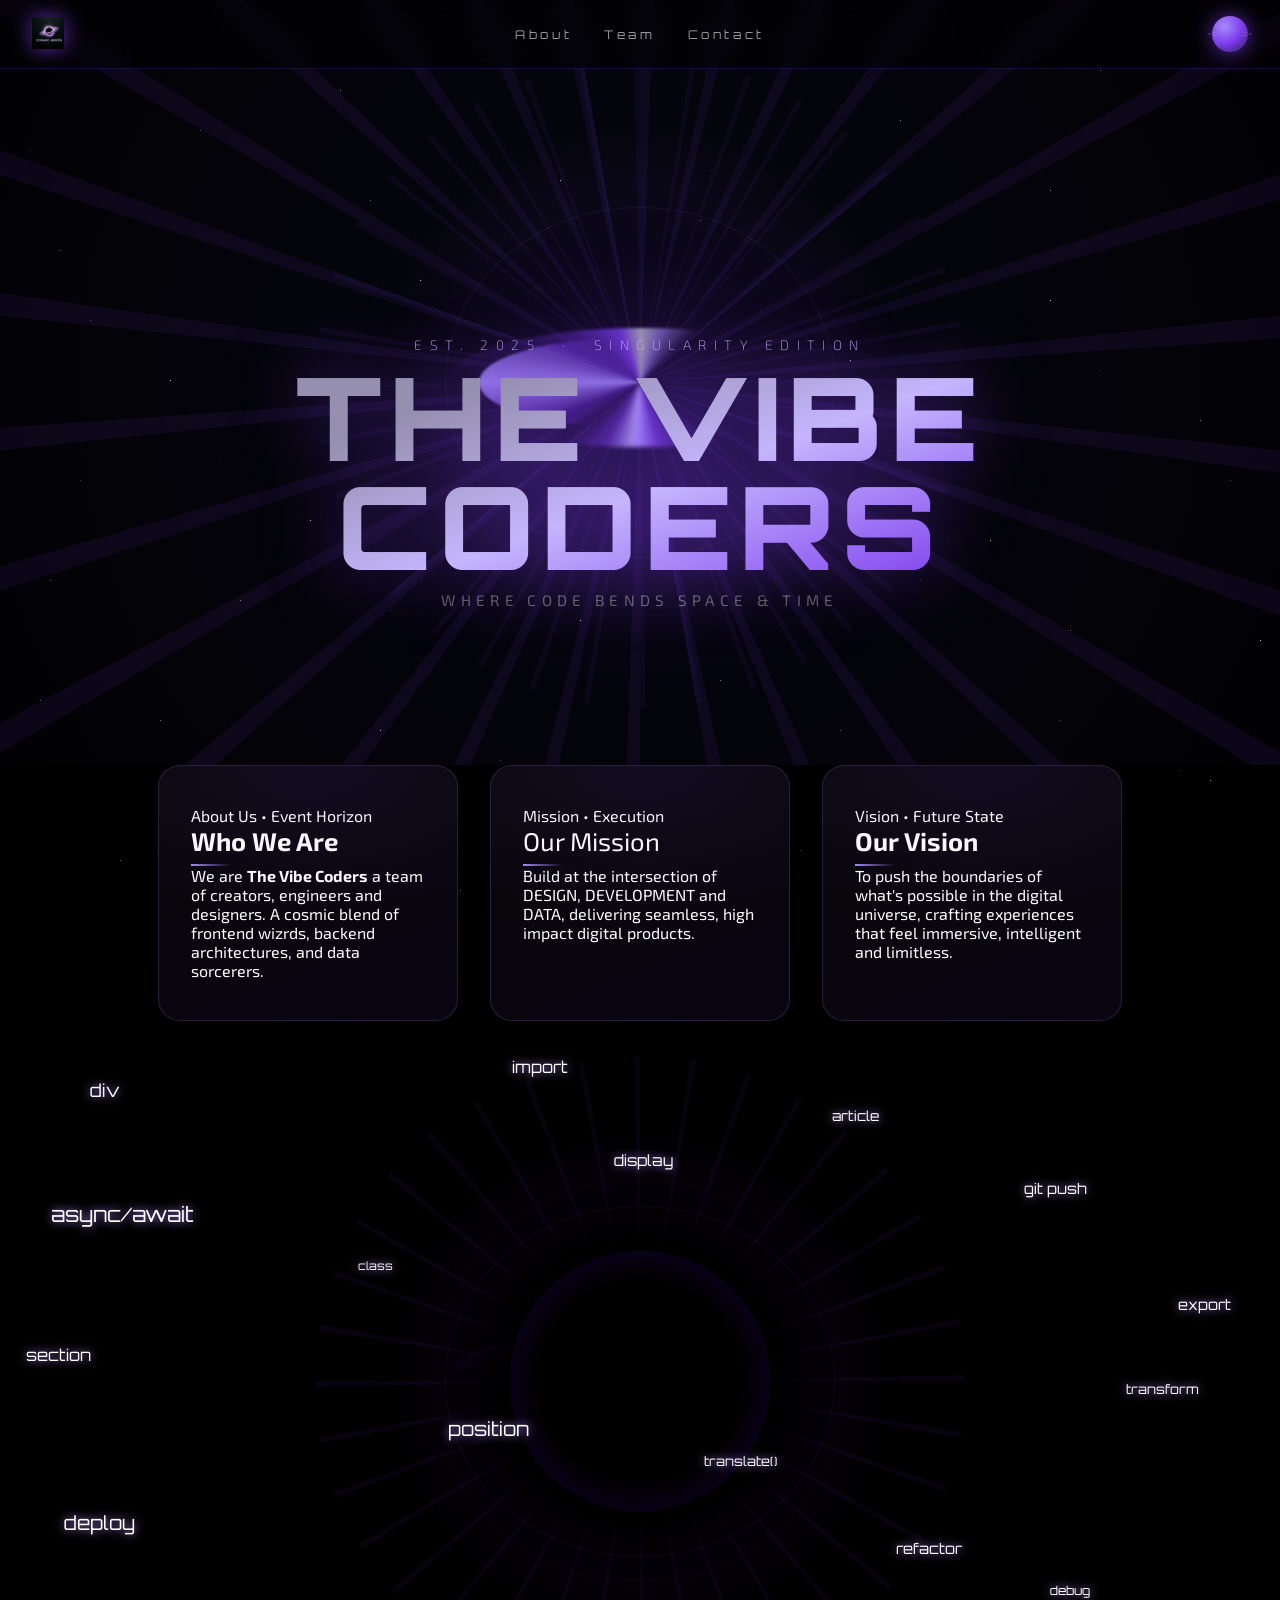
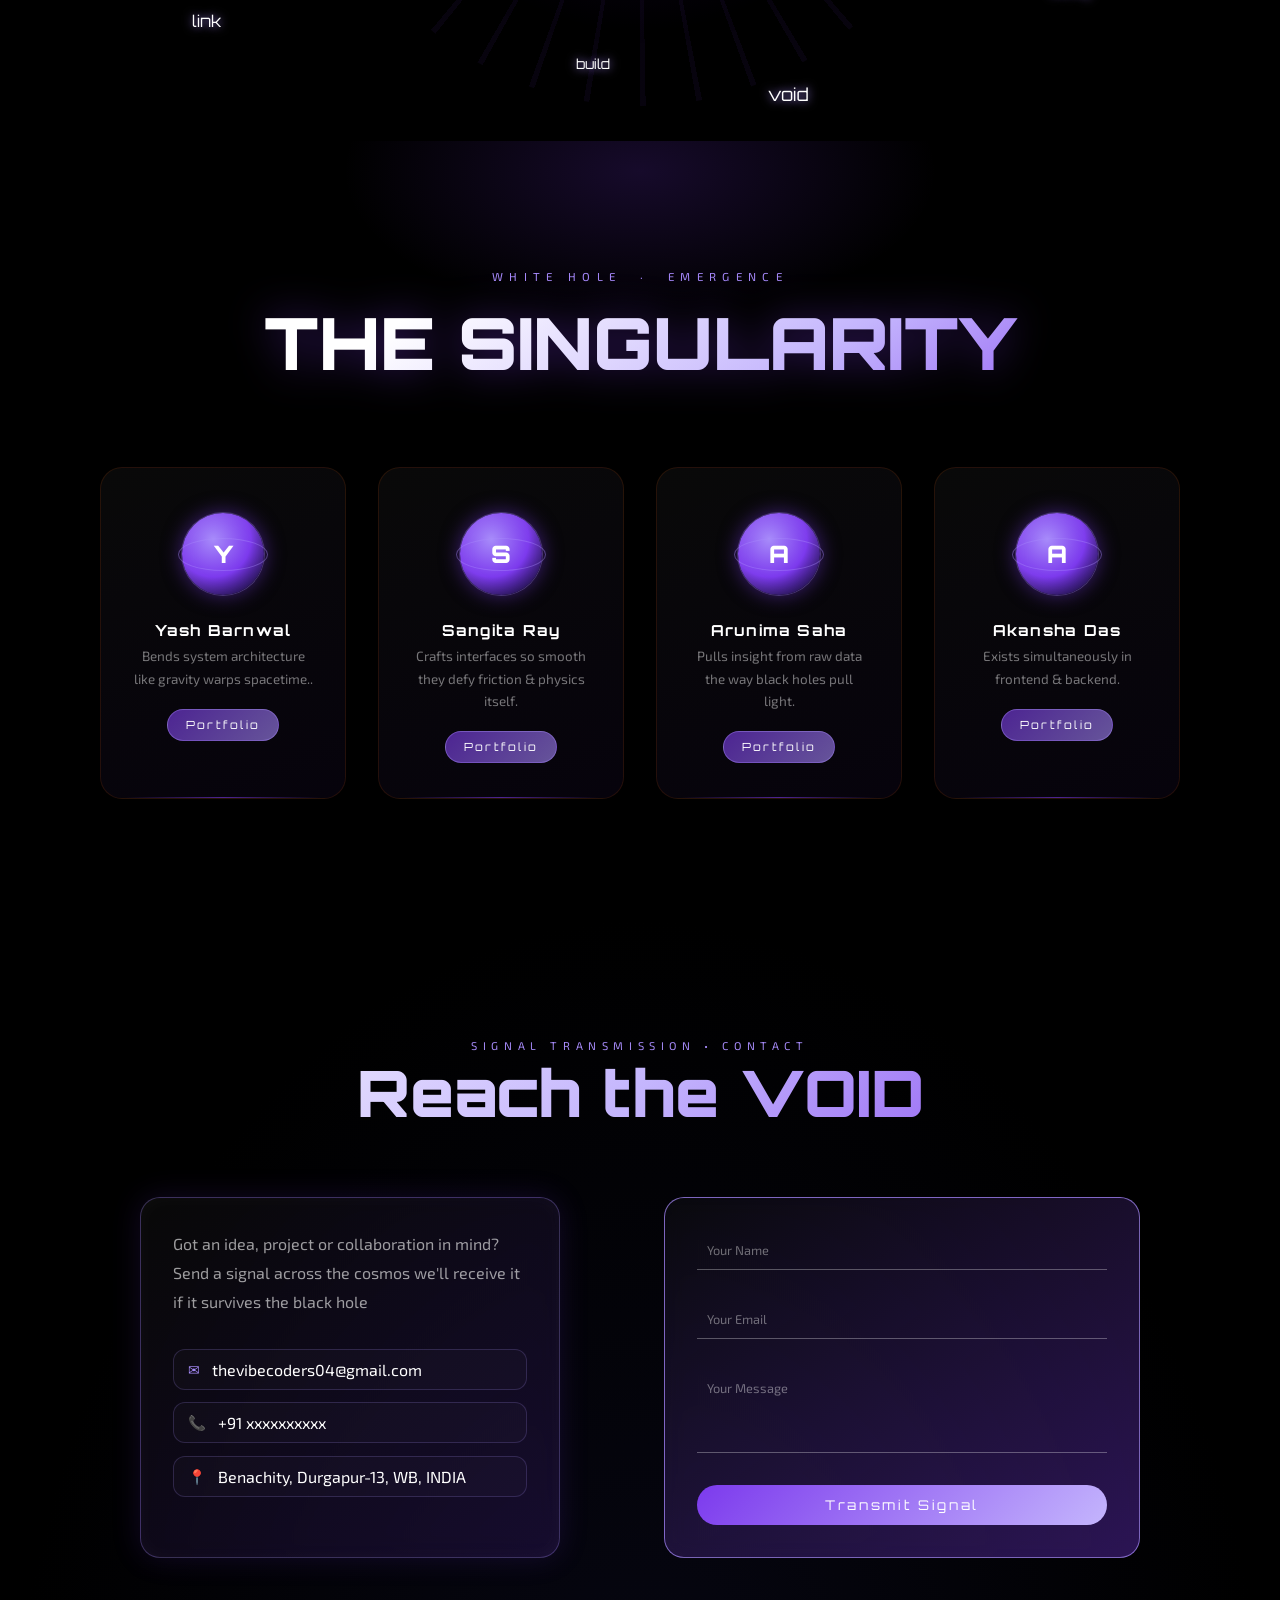
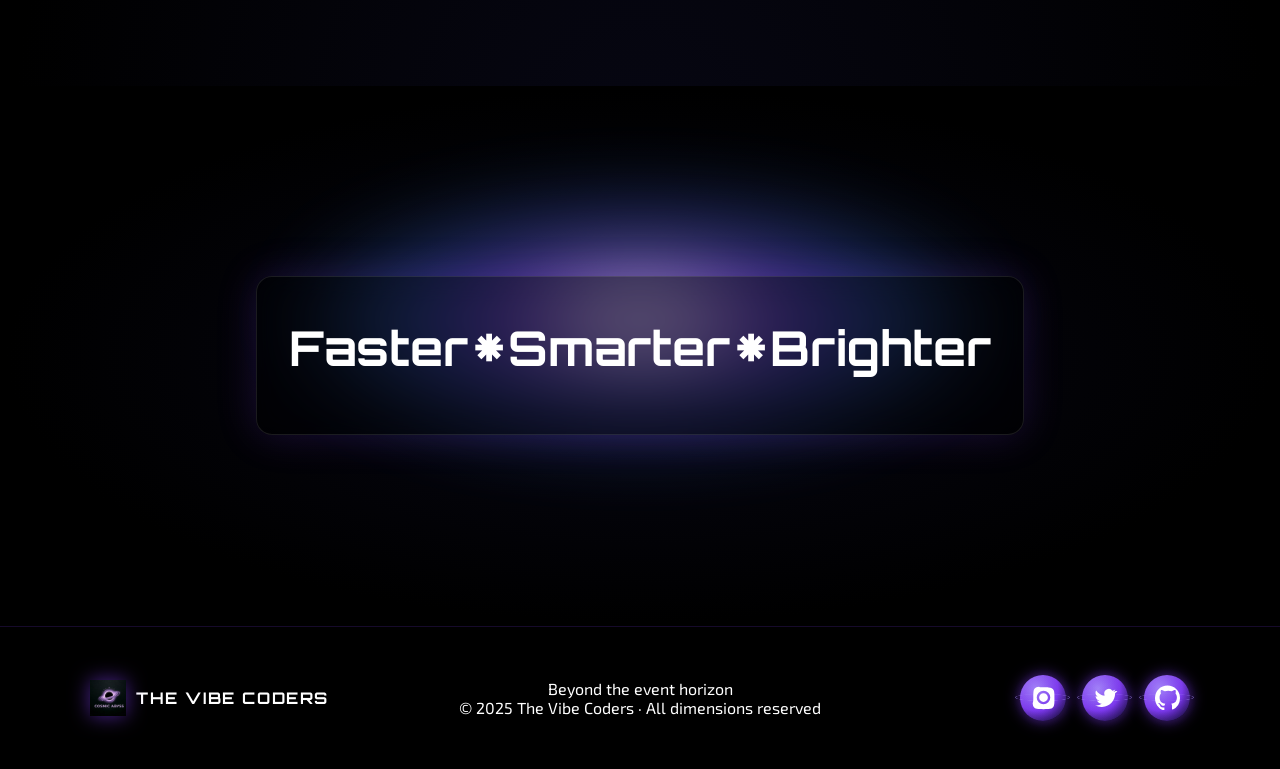
<file: index.html>
<!DOCTYPE html>
<html lang="en">
<head>
  <meta charset="UTF-8" />
  <meta name="viewport" content="width=device-width, initial-scale=1.0"/>
  <title>COSMIC ABYSS</title>
  <link rel="stylesheet" href="style.css" />
</head>
<body>

  <div class="stars-layer" aria-hidden="true"></div>

  <nav class="nav">
    <div class="nav-left">
      <div class="nav-logo"> <a href="#hero" class="nav-link"><img src="logo.jpeg" alt="logo"></a></div>
    </div>

    <div class="nav-center">
      <a href="#about-us" class="nav-link">About</a>
      <a href="#team-section" class="nav-link">Team</a>
      <a href="#contact-section" class="nav-link">Contact</a>
    </div>

    <div class="nav-right">
      <div class="nav-orb"></div>
    </div>
  </nav>

  <section id="hero">
    <!-- Black Hole Visual -->
    <div class="black-hole-wrap" aria-hidden="true">
      <div class="black-hole">
        <div class="bh-halo"></div>
        <div class="warp-streams"></div>
        <div class="accretion-disc">
          <div class="disc-ring"></div>
          <div class="disc-ring"></div>
          <div class="disc-ring"></div>
        </div>
        <div class="lens-ring"></div>
        <div class="lens-ring"></div>
        <div class="lens-ring"></div>
        <div class="lens-ring"></div>
      </div>
      <di class="energy-lines"></di>
    </div>

    <div class="hero-depth">
      <div class="depth-layer one"></div>
      <div class="depth-layer two"></div>
    </div>

    <!-- Text Content -->
    <div class="hero-content">
      <p class="hero-eyebrow">Est. 2025 &nbsp;·&nbsp; Singularity Edition</p>
      <h1 class="hero-title">The Vibe<br>Coders</h1>
      <p class="hero-tagline">Where code bends space &amp; time</p>
    </div>
  </section>

  <section id="about-us">
    <div class="about-container">
      <!-- CARD 1 -->
      <div class="about-card">
        <p class="about-eyebrow">About Us • Event Horizon</p>
        <h2 class="about-title">Who We Are</h2>
        <p class="about-text">
          We are <strong>The Vibe Coders</strong> a team of creators, engineers and designers.
          A cosmic blend of frontend wizrds, backend architectures, and data sorcerers.
        </p>
      </div>

      <!-- CARD 2 -->
       <div class="about-card">
        <p class="about-eyebrow">Mission • Execution</p>
        <p class="about-title">Our Mission</p>
        <p class="about-text">
          Build at the intersection of <span>DESIGN</span>, <span>DEVELOPMENT</span> and <span>DATA</span>, 
          delivering seamless, high impact digital products.
        </p>
       </div>
      <!-- CARD 3 -->
       <div class="about-card">
        <p class="about-eyebrow">Vision • Future State</p>
        <h2 class="about-title">Our Vision</h2>
        <p class="about-text">
          To push the boundaries of what's possible in the digital universe, 
          crafting experiences that feel immersive, intelligent and limitless.
        </p>
       </div>
    </div>
  </section>

  <section id="suck-section">

    <div class="black-hole-wrap" aria-hidden="true">
      <div class="black-hole">
        <div class="bh-halo"></div>
        <div class="warp-streams"></div>
        <div class="accretion-disc">
          <div class="disc-ring"></div>
          <div class="disc-ring"></div>
          <!-- <div class="disc-ring"></div> -->
        </div>
        <div class="lens-ring"></div>
        <div class="lens-ring"></div>
        <div class="lens-ring"></div>
        <div class="lens-ring"></div>
        <div class="singularity"></div>
      </div>
    </div>

    <!-- Words being sucked in -->
    <div class="suck-words" aria-hidden="true">
      <span class="sw sw-1">div</span>
      <span class="sw sw-2">article</span>
      <span class="sw sw-3">async/await</span>
      <span class="sw sw-4">git push</span>
      <span class="sw sw-5">section</span>
      <span class="sw sw-6">transform</span>
      <span class="sw sw-7">deploy</span>
      <span class="sw sw-8">refactor</span>
      <span class="sw sw-9">link</span>
      <span class="sw sw-10">debug</span>
      <span class="sw sw-11">build</span>
      <span class="sw sw-12">import</span>
      <span class="sw sw-13">export</span>
      <span class="sw sw-14">translate()</span>
      <span class="sw sw-15">void</span>
      <span class="sw sw-16">class</span>
      <span class="sw sw-17">position</span>
      <span class="sw sw-18">display</span>
    </div>

  </section>

  <section id="team-section">

    <div class="team-header">
      <p class="team-eyebrow">White Hole &nbsp;·&nbsp; Emergence</p>
      <h2 class="team-title">The Singularity</h2>
    </div>

    <div class="team-grid">

      <article class="member-card">
        <div class="card-orb">Y</div>
        <p class="member-name">Yash Barnwal</p>
        <p class="member-desc">Bends system architecture like gravity warps spacetime..</p>
        <a href="yash.html" class="portfolio-btn">Portfolio</a>
        <div class="card-bottom-line"></div>
      </article>

      <article class="member-card">
        <div class="card-orb">S</div>
        <p class="member-name">Sangita Ray</p>
        <p class="member-desc">Crafts interfaces so smooth they defy friction &amp; physics itself.</p>
        <a href="sangita.html" class="portfolio-btn">Portfolio</a>
        <div class="card-bottom-line"></div>
      </article>

      <article class="member-card">
        <div class="card-orb">A</div>
        <p class="member-name">Arunima Saha</p>
        <p class="member-desc">Pulls insight from raw data the way black holes pull light.</p>
        <a href="arunima.html" class="portfolio-btn">Portfolio</a>
        <div class="card-bottom-line"></div>
      </article>

      <article class="member-card">
        <div class="card-orb">A</div>
        <p class="member-name">Akansha Das</p>
        <p class="member-desc">Exists simultaneously in frontend &amp; backend.</p>
        <a href="akansha.html" class="portfolio-btn">Portfolio</a>
        <div class="card-bottom-line"></div>
      </article>
    </div>
  </section>

  <section id="contact-section">
    <div class="contact-header">
      <p class="contact-eyebrow">Signal Transmission • Contact</p>
      <h2 class="contact-title">Reach the VOID</h2>
    </div>

    <div class="contact-container">
      <div class="contact-info-box">
        <p class="contact-text">
          Got an idea, project or collaboration in mind?
          Send a signal across the cosmos we'll receive it if it survives the black hole
        </p>

        <div class="contact-details">
          <div class="contact-item">
            <span class="icon">✉</span>
            <span>thevibecoders04@gmail.com</span>
          </div>

          <div class="contact-item">
            <span class="icon">📞</span>
            <span>+91 xxxxxxxxxx</span>
          </div>

          <div class="contact-item">
            <span class="icon">📍</span>
            <span>Benachity, Durgapur-13, WB, INDIA</span>
          </div>
        </div>
      </div>

      <form class="contact-form">
        <div class="input-group">
          <input type="text" required />
          <label>Your Name</label>
        </div>
        <div class="input-group">
          <input type="email" required />
          <label>Your Email</label>
        </div>
        <div class="input-group">
          <textarea rows="4" required></textarea>
          <label>Your Message</label>
        </div>
        <button type="submit" class="contact-btn">Transmit Signal</button>
      </form>
    </div>
  </section>

  <section class="promo-section">
    <div class="promo-glow top"></div>
    <div class="promo-glow bottom"></div>
    <div class="promo-content">
      <h2 class="promo-title">
        Faster⁕Smarter⁕Brighter
      </h2>
    </div>
      
  </section>

<footer class="footer">

  <div class="footer-container">

    <!-- LEFT: Logo -->
    <div class="footer-left">
      <div class="footer-logo-box">
        <img src="logo.jpeg" alt="logo" />
        <span>THE VIBE CODERS</span>
      </div>
    </div>

    <!-- CENTER: Existing -->
    <div class="footer-center">
      <p class="footer-tagline">Beyond the event horizon</p>
      <div class="footer-divider"></div>
      <p class="footer-copy">
        &copy; 2025 The Vibe Coders · All dimensions reserved
      </p>
    </div>

    <!-- RIGHT: Socials -->
    <div class="footer-right">

  <a href="#" class="social-orb">
    <svg viewBox="0 0 24 24">
      <path d="M12 2.2c3.2 0 3.6 0 4.9.1 1.2.1 2 .3 2.5.5.6.2 1 .5 1.5 1s.8.9 1 1.5c.2.5.4 1.3.5 2.5.1 1.3.1 1.7.1 4.9s0 3.6-.1 4.9c-.1 1.2-.3 2-.5 2.5-.2.6-.5 1-1 1.5s-.9.8-1.5 1c-.5.2-1.3.4-2.5.5-1.3.1-1.7.1-4.9.1s-3.6 0-4.9-.1c-1.2-.1-2-.3-2.5-.5-.6-.2-1-.5-1.5-1s-.8-.9-1-1.5c-.2-.5-.4-1.3-.5-2.5C2.2 15.6 2.2 15.2 2.2 12s0-3.6.1-4.9c.1-1.2.3-2 .5-2.5.2-.6.5-1 1-1.5s.9-.8 1.5-1c.5-.2 1.3-.4 2.5-.5C8.4 2.2 8.8 2.2 12 2.2zm0 3.3A6.5 6.5 0 1 0 18.5 12 6.5 6.5 0 0 0 12 5.5zm0 10.7A4.2 4.2 0 1 1 16.2 12 4.2 4.2 0 0 1 12 16.2zm5.3-11.9a1.5 1.5 0 1 1-1.5 1.5 1.5 1.5 0 0 1 1.5-1.5z"/>
    </svg>
  </a>

  <a href="#" class="social-orb">
    <svg viewBox="0 0 24 24">
      <path d="M22 5.8c-.8.4-1.6.6-2.4.7.9-.5 1.5-1.3 1.8-2.2-.8.5-1.8.9-2.8 1.1A4.4 4.4 0 0 0 11 9.5c0 .3 0 .6.1.8A12.5 12.5 0 0 1 3 5.2a4.3 4.3 0 0 0-.6 2.2c0 1.5.8 2.8 2 3.6-.7 0-1.3-.2-1.9-.5 0 2.1 1.5 3.9 3.6 4.3-.4.1-.8.2-1.3.2-.3 0-.6 0-.9-.1.6 1.8 2.4 3.2 4.5 3.2A8.8 8.8 0 0 1 2 19.5 12.4 12.4 0 0 0 8.7 21c8.1 0 12.5-6.7 12.5-12.5v-.6c.9-.6 1.6-1.3 2.2-2.1z"/>
    </svg>
  </a>

  <a href="#" class="social-orb">
    <svg viewBox="0 0 24 24">
      <path d="M12 .5A12 12 0 0 0 0 12.7c0 5.4 3.4 10 8.2 11.6.6.1.8-.3.8-.6v-2.2c-3.3.7-4-1.6-4-1.6-.6-1.5-1.4-1.9-1.4-1.9-1.1-.8.1-.8.1-.8 1.2.1 1.9 1.3 1.9 1.3 1.1 1.9 2.9 1.4 3.6 1.1.1-.8.4-1.4.7-1.7-2.7-.3-5.5-1.4-5.5-6.2 0-1.4.5-2.6 1.3-3.6-.1-.3-.6-1.6.1-3.3 0 0 1.1-.4 3.6 1.3a12.2 12.2 0 0 1 6.6 0c2.5-1.7 3.6-1.3 3.6-1.3.7 1.7.2 3 .1 3.3.8 1 1.3 2.2 1.3 3.6 0 4.8-2.8 5.9-5.5 6.2.4.3.8 1 .8 2v3c0 .3.2.7.8.6A12.2 12.2 0 0 0 24 12.7 12 12 0 0 0 12 .5z"/>
    </svg>
  </a>

</div>

  </div>

</footer>

</body>
</html>
</file>
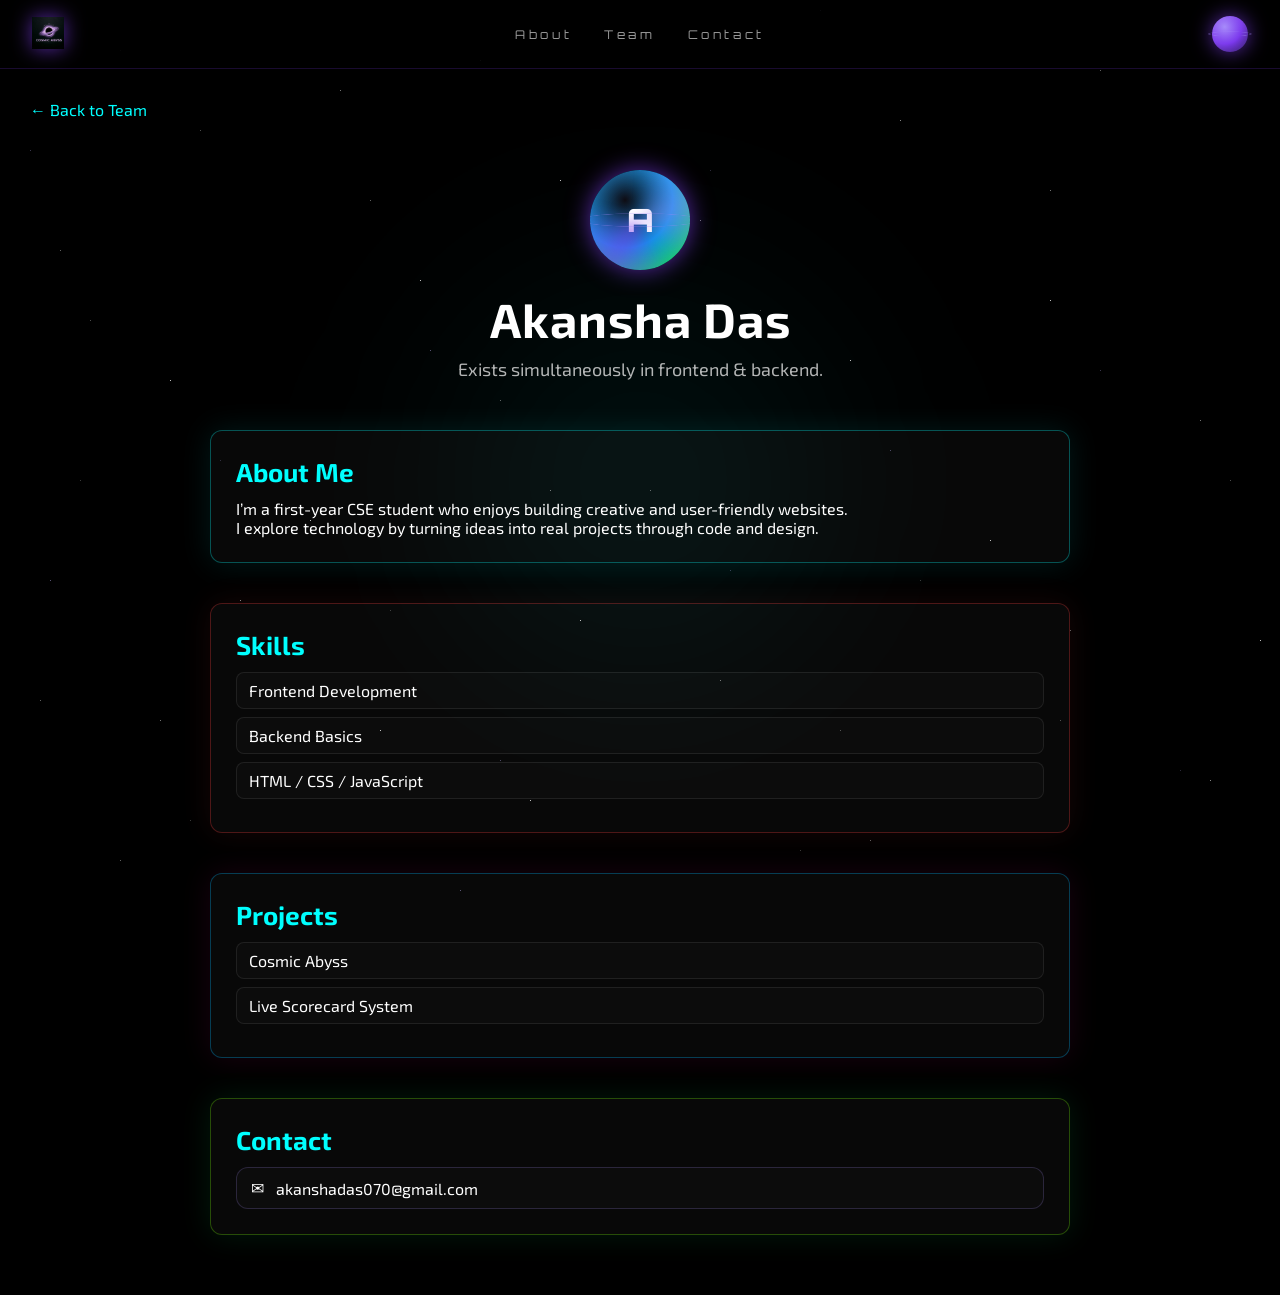
<file: akansha.html>
<!DOCTYPE html>
<html lang="en">
<head>
  <meta charset="UTF-8" />
  <meta name="viewport" content="width=device-width, initial-scale=1.0"/>
  <title>Akansha Das | Portfolio</title>

  <style>
body {
  margin: 0;
  font-family: 'Segoe UI', sans-serif;
  background: radial-gradient(circle at center, #050505 0%, #000 100%);
  color: white;
  overflow-x: hidden;
}

body::before {
  content: "";
  position: fixed;
  width: 600px;
  height: 600px;
  background: radial-gradient(circle, rgba(0,255,255,0.08), transparent 70%);
  top: 20%;
  left: 50%;
  transform: translateX(-50%);
  filter: blur(80px);
  z-index: -1;
}

.portfolio-header {
  min-height: 30vh;
  display: flex;
  flex-direction: column;
  justify-content: center;
  align-items: center;
}

.cosmic-orb {
  width: 100px;
  height: 100px;
  border-radius: 50%;
  position: relative;

  display: flex;
  align-items: center;
  justify-content: center;

  font-family: 'Orbitron', sans-serif;
  font-size: 32px;
  font-weight: 900;
  color: white;

  background: radial-gradient(circle at 35% 30%,#0e0c13,#1092e9 50%, #0dc56f 80%);

  box-shadow: 0 0 25px rgba(124,58,237,.7),
              inset 0 0 25px rgba(255,255,255,.08);

  overflow: hidden;
}

.cosmic-orb::before {
  content: "";
  position: absolute;
  inset: -20%;

  background: conic-gradient(from 0deg, transparent 0%, rgba(167,139,250,0.4), transparent 40%, rgba(124,58,237,0.6), transparent 80% );

  animation: spinEnergy 4s linear infinite;
  filter: blur(6px);
}

@keyframes spinEnergy {
  from { transform: rotate(0deg); }
  to   { transform: rotate(360deg); }
}

.cosmic-orb::after {
  content: "";
  position: absolute;

  width: 120%;
  height: 40%;

  border-radius: 50%;
  border: 1px solid rgba(167,139,250,.5);

  top: 50%;
  left: 50%;
  transform: translate(-50%, -50%) rotateX(70deg);

  animation: orbitRing 3s linear infinite;
}

@keyframes orbitRing {
  from {
    transform: translate(-50%, -50%) rotateX(70deg) rotate(0deg);
  }
  to {
    transform: translate(-50%, -50%) rotateX(70deg) rotate(360deg);
  }
}

.portfolio-name {
  font-size: 48px;
  margin: 20px 0 10px;
  letter-spacing: 1px;
}

.portfolio-tagline {
  opacity: 0.7;
  font-size: 18px;
}

.portfolio-content {
  max-width: 900px;
  margin: auto;
  padding: 20px;
}

.portfolio-section {
  margin-bottom: 40px;
  padding: 25px;
  border-radius: 12px;
  background: rgba(255,255,255,0.03);
  border: 1px solid rgba(255,255,255,0.08);
  transition: 0.3s ease;
  position: relative;
  overflow: hidden;
}

.portfolio-section:nth-child(1) {
  border-color: rgba(0,255,255,0.3);
  box-shadow: 0 0 30px rgba(0,255,255,0.1);
}

.portfolio-section:nth-child(2) {
  border-color: rgba(237, 58, 58, 0.3);
  box-shadow: 0 0 30px rgba(211, 54, 54, 0.1);
}

.portfolio-section:nth-child(3) {
  border-color: rgba(0, 183, 255, 0.3);
  box-shadow: 0 0 30px rgba(255,0,150,0.1);
}

.portfolio-section:nth-child(4) {
  border-color: rgba(109, 235, 7, 0.3);
  box-shadow: 0 0 30px rgba(0,255,120,0.1);
}

.portfolio-section::before {
  content: "";
  position: absolute;
  inset: 0;
  background: linear-gradient(120deg, transparent, rgba(0,255,255,0.15), transparent);
  opacity: 0;
  transition: 0.4s;
}

.portfolio-section:hover {
  transform: translateY(-6px);
  border-color: rgba(0,255,255,0.3);
  box-shadow: 0 10px 40px rgba(0,255,255,0.1);
}

.portfolio-section:hover::before {
  opacity: 1;
}

.portfolio-section h2 {
  margin-bottom: 12px;
  font-size: 26px;
  color: #00ffff;
}

ul {
  padding: 0;
  list-style: none;  
}

ul li{
  padding: 8px 12px;
  margin-bottom: 8px;
  border-radius: 8px;

  background: rgba(255, 255, 255, 0.02);
  border: 1px solid rgba(255, 255, 255, 0.08);

  transition: 0.25s;
}

ul li:hover{
  transform: translateY(6px);
  border-color: #00ffff;
}

.back-btn {
    padding-top: 80px;
  display: inline-block;
  margin: 20px 30px;
  text-decoration: none;
  color: #00ffff;
  transition: 0.3s;
}

.back-btn:hover {
  text-shadow: 0 0 10px cyan;
}

.contact-item {
  display: flex;
  gap: 10px;
  padding: 10px;
  border-radius: 10px;
  margin-top: 10px;

  background: rgba(255,255,255,0.02);
  border: 1px solid rgba(0,255,255,0.2);
}

.contact-item:hover {
  transform: scale(1.03);
  box-shadow: 0 0 15px rgba(0,255,255,0.3);
}

    </style>
  <link rel="stylesheet" href="style.css" />
</head>

<body>
    <div class="stars-layer"></div>
    <nav class="nav">
    <div class="nav-left">
      <div class="nav-logo"> <a href="#hero" class="nav-link"><img src="logo.jpeg" alt="logo"></a></div>
    </div>

    <div class="nav-center">
      <a href="index.html#about-us" class="nav-link">About</a>
      <a href="index.html#team-section" class="nav-link">Team</a>
      <a href="index.html#contact-section" class="nav-link">Contact</a>
    </div>

    <div class="nav-right">
      <div class="nav-orb"></div>
    </div>
  </nav>

  <!-- BACK -->
  <a href="index.html#team-section" class="back-btn">← Back to Team</a>

  <!-- HEADER -->
  <section class="portfolio-header">
    <div class="cosmic-orb">A</div>
    <h1 class="portfolio-name">Akansha Das</h1>
    <p class="portfolio-tagline">
      Exists simultaneously in frontend &amp; backend.
    </p>
  </section>

  <!-- CONTENT -->
  <section class="portfolio-content">

    <div class="portfolio-section">
      <h2>About Me</h2>
      <p>
       I’m a first-year CSE student who enjoys building creative and user-friendly websites. <br>
       I explore technology by turning ideas into real projects through code and design.
      </p>
    </div>

    <div class="portfolio-section">
      <h2>Skills</h2>
      <ul>
        <li>Frontend Development</li>
        <li>Backend Basics</li>
        <li>HTML / CSS / JavaScript</li>
      </ul>
    </div>

    <div class="portfolio-section">
      <h2>Projects</h2>
      <ul>
        <li>Cosmic Abyss</li>
        <li>Live Scorecard System</li>
      </ul>
    </div>

    <div class="portfolio-section">
      <h2>Contact</h2>
      <div class="contact-item">
        <span>✉</span>
        <span>akanshadas070@gmail.com</span>
      </div>
    </div>

  </section>

</body>
</html>
</file>
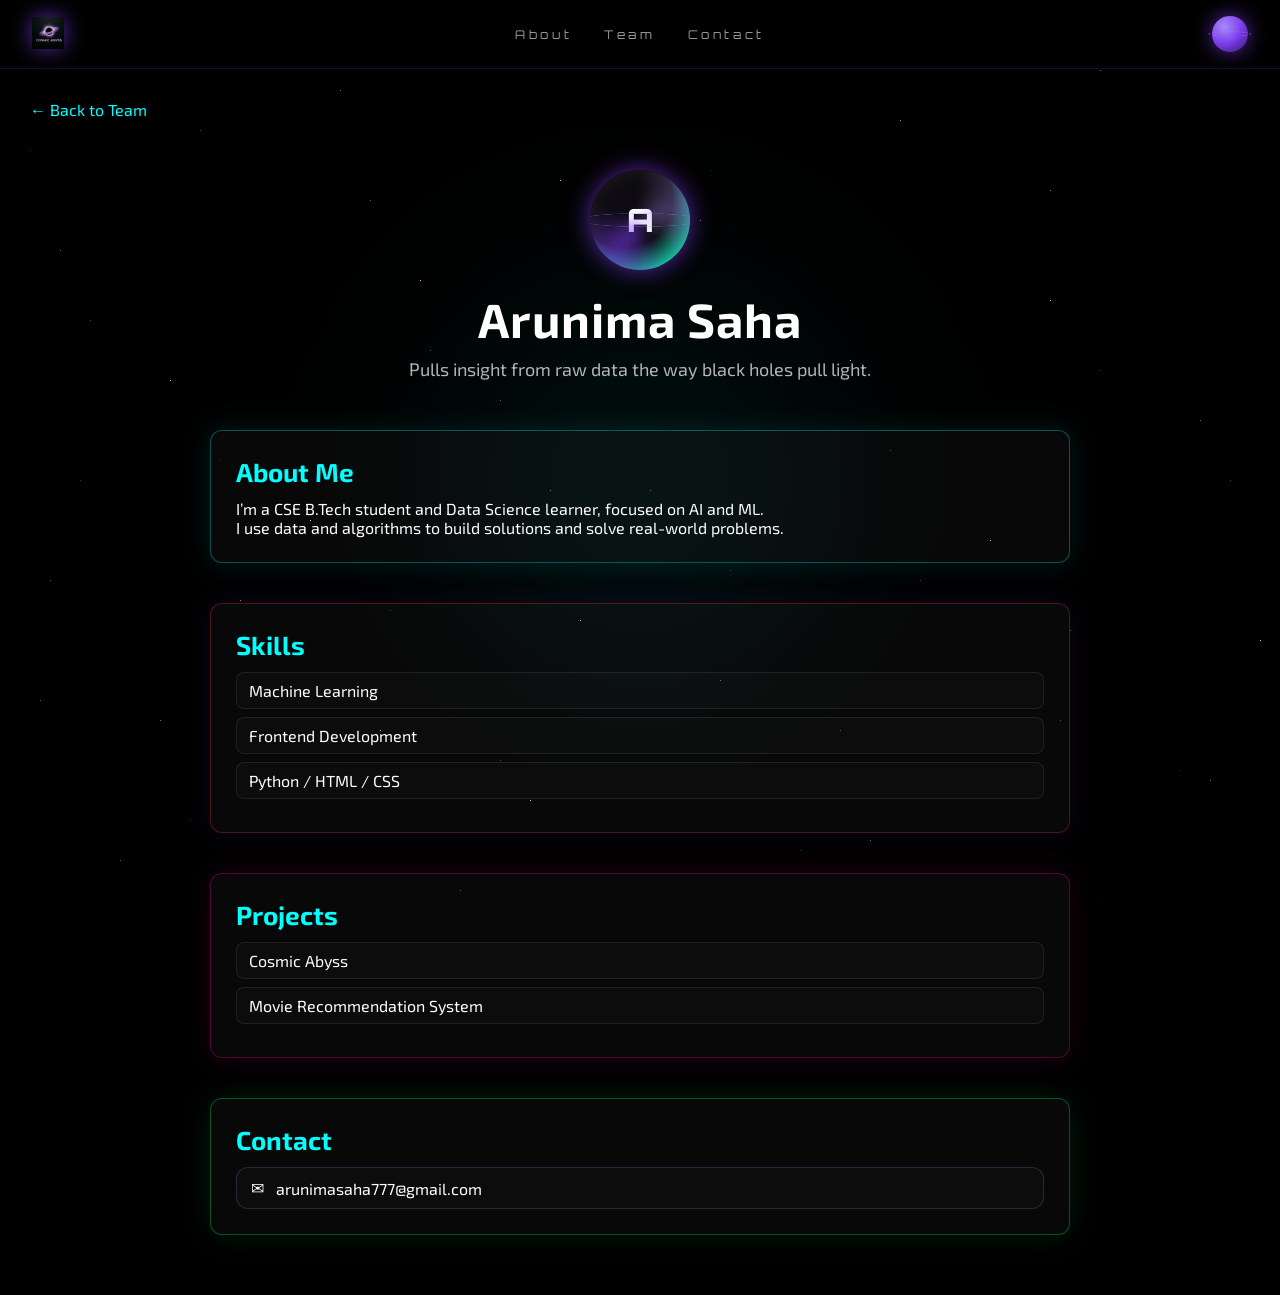
<file: arunima.html>
<!DOCTYPE html>
<html lang="en">
<head>
  <meta charset="UTF-8" />
  <meta name="viewport" content="width=device-width, initial-scale=1.0"/>
  <title>Arunima Saha | Portfolio</title>

  <style>
body {
  margin: 0;
  font-family: 'Segoe UI', sans-serif;
  background: radial-gradient(circle at center, #050505 0%, #000 100%);
  color: white;
  overflow-x: hidden;
}

body::before {
  content: "";
  position: fixed;
  width: 600px;
  height: 600px;
  background: radial-gradient(circle, rgba(0,255,255,0.08), transparent 70%);
  top: 20%;
  left: 50%;
  transform: translateX(-50%);
  filter: blur(80px);
  z-index: -1;
}

.portfolio-header {
  min-height: 30vh;
  display: flex;
  flex-direction: column;
  justify-content: center;
  align-items: center;
}

.cosmic-orb {
  width: 100px;
  height: 100px;
  border-radius: 50%;
  position: relative;

  display: flex;
  align-items: center;
  justify-content: center;

  font-family: 'Orbitron', sans-serif;
  font-size: 32px;
  font-weight: 900;
  color: white;

  background: radial-gradient(circle at 35% 30%,#0e0c13,#080808 50%, #0dc59d 80%);

  box-shadow: 0 0 25px rgba(124,58,237,.7),
              inset 0 0 25px rgba(255,255,255,.08);

  overflow: hidden;
}

.cosmic-orb::before {
  content: "";
  position: absolute;
  inset: -20%;

  background: conic-gradient(from 0deg, transparent 0%, rgba(167,139,250,0.4), transparent 40%, rgba(124,58,237,0.6), transparent 80% );

  animation: spinEnergy 4s linear infinite;
  filter: blur(6px);
}

@keyframes spinEnergy {
  from { transform: rotate(0deg); }
  to   { transform: rotate(360deg); }
}

.cosmic-orb::after {
  content: "";
  position: absolute;

  width: 120%;
  height: 40%;

  border-radius: 50%;
  border: 1px solid rgba(167,139,250,.5);

  top: 50%;
  left: 50%;
  transform: translate(-50%, -50%) rotateX(70deg);

  animation: orbitRing 3s linear infinite;
}

@keyframes orbitRing {
  from {
    transform: translate(-50%, -50%) rotateX(70deg) rotate(0deg);
  }
  to {
    transform: translate(-50%, -50%) rotateX(70deg) rotate(360deg);
  }
}

.portfolio-name {
  font-size: 48px;
  margin: 20px 0 10px;
  letter-spacing: 1px;
}

.portfolio-tagline {
  opacity: 0.7;
  font-size: 18px;
}

.portfolio-content {
  max-width: 900px;
  margin: auto;
  padding: 20px;
}

.portfolio-section {
  margin-bottom: 40px;
  padding: 25px;
  border-radius: 12px;
  background: rgba(255,255,255,0.03);
  border: 1px solid rgba(255,255,255,0.08);
  transition: 0.3s ease;
  position: relative;
  overflow: hidden;
}

.portfolio-section:nth-child(1) {
  border-color: rgba(0,255,255,0.3);
  box-shadow: 0 0 30px rgba(0,255,255,0.1);
}

.portfolio-section:nth-child(2) {
  border-color: rgba(237, 58, 58, 0.3);
  box-shadow: 0 0 30px rgba(124,58,237,0.1);
}

.portfolio-section:nth-child(3) {
  border-color: rgba(255,0,150,0.3);
  box-shadow: 0 0 30px rgba(255,0,150,0.1);
}

.portfolio-section:nth-child(4) {
  border-color: rgba(0,255,120,0.3);
  box-shadow: 0 0 30px rgba(0,255,120,0.1);
}

.portfolio-section::before {
  content: "";
  position: absolute;
  inset: 0;
  background: linear-gradient(120deg, transparent, rgba(94, 255, 0, 0.15), transparent);
  opacity: 0;
  transition: 0.4s;
}

.portfolio-section:hover {
  transform: translateY(-6px);
  border-color: rgba(115, 255, 0, 0.3);
  box-shadow: 0 10px 40px rgba(0,255,255,0.1);
}

.portfolio-section:hover::before {
  opacity: 1;
}

.portfolio-section h2 {
  margin-bottom: 12px;
  font-size: 26px;
  color: #00ffff;
}

ul {
  padding: 0;
  list-style: none;  
}

ul li{
  padding: 8px 12px;
  margin-bottom: 8px;
  border-radius: 8px;

  background: rgba(255, 255, 255, 0.02);
  border: 1px solid rgba(255, 255, 255, 0.08);

  transition: 0.25s;
}

ul li:hover{
  transform: translateY(6px);
  border-color: #00ffff;
}

.back-btn {
    padding-top: 80px;
  display: inline-block;
  margin: 20px 30px;
  text-decoration: none;
  color: #00ffff;
  transition: 0.3s;
}

.back-btn:hover {
  text-shadow: 0 0 10px cyan;
}

.contact-item {
  display: flex;
  gap: 10px;
  padding: 10px;
  border-radius: 10px;
  margin-top: 10px;

  background: rgba(255,255,255,0.02);
  border: 1px solid rgba(0,255,255,0.2);
}

.contact-item:hover {
  transform: scale(1.03);
  box-shadow: 0 0 15px rgba(0,255,255,0.3);
}

    </style>
  <link rel="stylesheet" href="style.css" />
</head>

<body>
    <div class="stars-layer"></div>
    <nav class="nav">
    <div class="nav-left">
      <div class="nav-logo"> <a href="#hero" class="nav-link"><img src="logo.jpeg" alt="logo"></a></div>
    </div>

    <div class="nav-center">
      <a href="index.html#about-us" class="nav-link">About</a>
      <a href="index.html#team-section" class="nav-link">Team</a>
      <a href="index.html#contact-section" class="nav-link">Contact</a>
    </div>

    <div class="nav-right">
      <div class="nav-orb"></div>
    </div>
  </nav>

  <!-- BACK -->
  <a href="index.html#team-section" class="back-btn">← Back to Team</a>

  <!-- HEADER -->
  <section class="portfolio-header">
    <div class="cosmic-orb">A</div>
    <h1 class="portfolio-name">Arunima Saha</h1>
    <p class="portfolio-tagline">
      Pulls insight from raw data the way black holes pull light.
    </p>
  </section>

  <!-- CONTENT -->
  <section class="portfolio-content">

    <div class="portfolio-section">
      <h2>About Me</h2>
      <p>
       I’m a CSE B.Tech student and Data Science learner, focused on AI and ML. <br>
       I use data and algorithms to build solutions and solve real-world problems.
      </p>
    </div>

    <div class="portfolio-section">
      <h2>Skills</h2>
      <ul>
        <li>Machine Learning</li>
        <li>Frontend Development</li>
        <li>Python / HTML / CSS</li>
    </ul>
    </div>

    <div class="portfolio-section">
      <h2>Projects</h2>
      <ul>
        <li>Cosmic Abyss</li>
        <li>Movie Recommendation System</li>
      </ul>
    </div>

    <div class="portfolio-section">
      <h2>Contact</h2>
      <div class="contact-item">
        <span>✉</span>
        <span>arunimasaha777@gmail.com</span>
      </div>
    </div>

  </section>

</body>
</html>
</file>
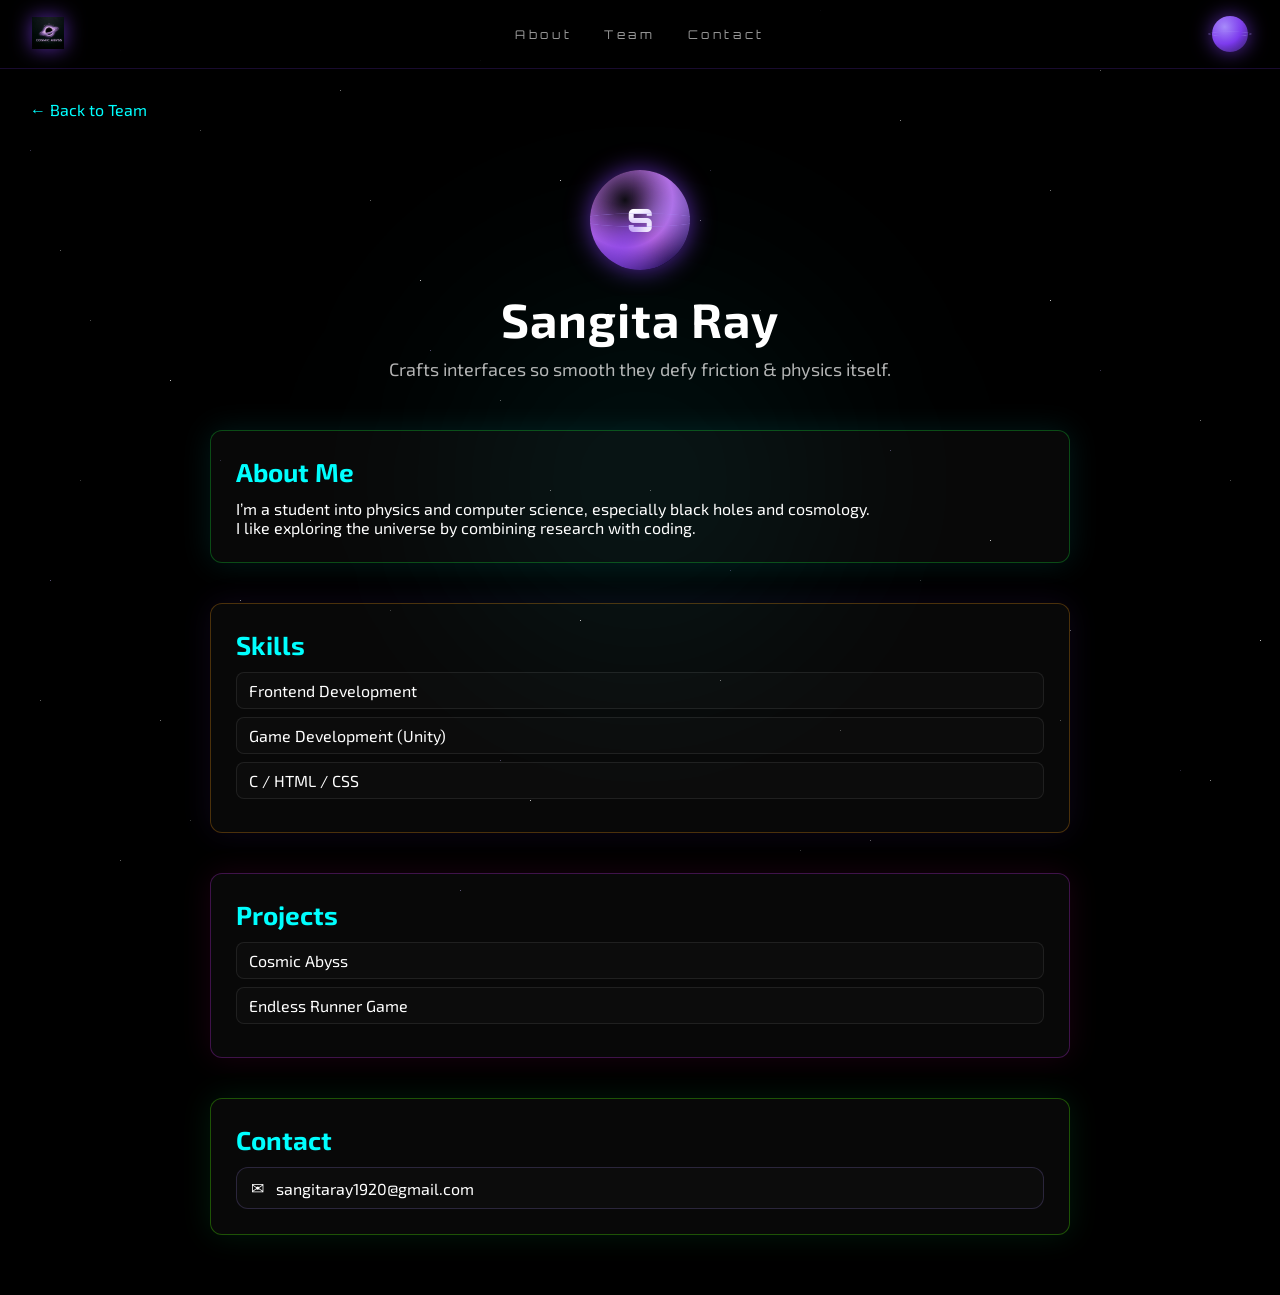
<file: sangita.html>
<!DOCTYPE html>
<html lang="en">
<head>
  <meta charset="UTF-8" />
  <meta name="viewport" content="width=device-width, initial-scale=1.0"/>
  <title>Sangita Ray | Portfolio</title>

  <style>
body {
  margin: 0;
  font-family: 'Segoe UI', sans-serif;
  background: radial-gradient(circle at center, #050505 0%, #000 100%);
  color: white;
  overflow-x: hidden;
}

body::before {
  content: "";
  position: fixed;
  width: 600px;
  height: 600px;
  background: radial-gradient(circle, rgba(0,255,255,0.08), transparent 70%);
  top: 20%;
  left: 50%;
  transform: translateX(-50%);
  filter: blur(80px);
  z-index: -1;
}

.portfolio-header {
  min-height: 30vh;
  display: flex;
  flex-direction: column;
  justify-content: center;
  align-items: center;
}

.cosmic-orb {
  width: 100px;
  height: 100px;
  border-radius: 50%;
  position: relative;

  display: flex;
  align-items: center;
  justify-content: center;

  font-family: 'Orbitron', sans-serif;
  font-size: 32px;
  font-weight: 900;
  color: white;

  background: radial-gradient(circle at 35% 30%,#0e0c13,#b264df 50%, #1e0a50 80%);

  box-shadow: 0 0 25px rgba(124,58,237,.7),
              inset 0 0 25px rgba(255,255,255,.08);

  overflow: hidden;
}

.cosmic-orb::before {
  content: "";
  position: absolute;
  inset: -20%;

  background: conic-gradient( from 0deg, transparent 0%, rgba(167,139,250,0.4), transparent 40%, rgba(124,58,237,0.6), transparent 80% );

  animation: spinEnergy 4s linear infinite;
  filter: blur(6px);
}

@keyframes spinEnergy {
  from { transform: rotate(0deg); }
  to   { transform: rotate(360deg); }
}

.cosmic-orb::after {
  content: "";
  position: absolute;

  width: 120%;
  height: 40%;

  border-radius: 50%;
  border: 1px solid rgba(167,139,250,.5);

  top: 50%;
  left: 50%;
  transform: translate(-50%, -50%) rotateX(70deg);

  animation: orbitRing 3s linear infinite;
}

@keyframes orbitRing {
  from {
    transform: translate(-50%, -50%) rotateX(70deg) rotate(0deg);
  }
  to {
    transform: translate(-50%, -50%) rotateX(70deg) rotate(360deg);
  }
}

.portfolio-name {
  font-size: 48px;
  margin: 20px 0 10px;
  letter-spacing: 1px;
}

.portfolio-tagline {
  opacity: 0.7;
  font-size: 18px;
}

.portfolio-content {
  max-width: 900px;
  margin: auto;
  padding: 20px;
}

.portfolio-section {
  margin-bottom: 40px;
  padding: 25px;
  border-radius: 12px;
  background: rgba(255,255,255,0.03);
  border: 1px solid rgba(255,255,255,0.08);
  transition: 0.3s ease;
  position: relative;
  overflow: hidden;
}

.portfolio-section:nth-child(1) {
  border-color: rgba(18, 228, 53, 0.3);
  box-shadow: 0 0 30px rgba(0,255,255,0.1);
}

.portfolio-section:nth-child(2) {
  border-color: rgba(228, 144, 18, 0.3);
  box-shadow: 0 0 30px rgba(124,58,237,0.1);
}

.portfolio-section:nth-child(3) {
  border-color: rgba(190, 44, 226, 0.3);
  box-shadow: 0 0 30px rgba(255,0,150,0.1);
}

.portfolio-section:nth-child(4) {
  border-color: rgba(81, 255, 0, 0.3);
  box-shadow: 0 0 30px rgba(0,255,120,0.1);
}

.portfolio-section::before {
  content: "";
  position: absolute;
  inset: 0;
  background: linear-gradient(120deg, transparent, rgba(0,255,255,0.15), transparent);
  opacity: 0;
  transition: 0.4s;
}

.portfolio-section:hover {
  transform: translateY(-6px);
  border-color: rgba(0,255,255,0.3);
  box-shadow: 0 10px 40px rgba(0,255,255,0.1);
}

.portfolio-section:hover::before {
  opacity: 1;
}

.portfolio-section h2 {
  margin-bottom: 12px;
  font-size: 26px;
  color: #00ffff;
}

ul {
  padding: 0;
  list-style: none;  
}

ul li{
  padding: 8px 12px;
  margin-bottom: 8px;
  border-radius: 8px;

  background: rgba(255, 255, 255, 0.02);
  border: 1px solid rgba(255, 255, 255, 0.08);

  transition: 0.25s;
}

ul li:hover{
  transform: translateY(6px);
  border-color: #00ffff;
}

.back-btn {
    padding-top: 80px;
  display: inline-block;
  margin: 20px 30px;
  text-decoration: none;
  color: #00ffff;
  transition: 0.3s;
}

.back-btn:hover {
  text-shadow: 0 0 10px cyan;
}

.contact-item {
  display: flex;
  gap: 10px;
  padding: 10px;
  border-radius: 10px;
  margin-top: 10px;

  background: rgba(255,255,255,0.02);
  border: 1px solid rgba(0,255,255,0.2);
}

.contact-item:hover {
  transform: scale(1.03);
  box-shadow: 0 0 15px rgba(0,255,255,0.3);
}

    </style>
  <link rel="stylesheet" href="style.css" />
</head>

<body>
    <div class="stars-layer"></div>
    <nav class="nav">
    <div class="nav-left">
      <div class="nav-logo"> <a href="#hero" class="nav-link"><img src="logo.jpeg" alt="logo"></a></div>
    </div>

    <div class="nav-center">
      <a href="index.html#about-us" class="nav-link">About</a>
      <a href="index.html#team-section" class="nav-link">Team</a>
      <a href="index.html#contact-section" class="nav-link">Contact</a>
    </div>

    <div class="nav-right">
      <div class="nav-orb"></div>
    </div>
  </nav>

  <!-- BACK -->
  <a href="index.html#team-section" class="back-btn">← Back to Team</a>

  <!-- HEADER -->
  <section class="portfolio-header">
    <div class="cosmic-orb">S</div>
    <h1 class="portfolio-name">Sangita Ray</h1>
    <p class="portfolio-tagline">
      Crafts interfaces so smooth they defy friction &amp; physics itself.
    </p>
  </section>

  <!-- CONTENT -->
  <section class="portfolio-content">

    <div class="portfolio-section">
      <h2>About Me</h2>
      <p>
       I’m a student into physics and computer science, especially black holes and cosmology. <br> 
       I like exploring the universe by combining research with coding.
      </p>
    </div>

    <div class="portfolio-section">
      <h2>Skills</h2>
      <ul>
        <li>Frontend Development</li>
        <li>Game Development (Unity)</li>
        <li>C / HTML / CSS</li>
      </ul>
    </div>

    <div class="portfolio-section">
      <h2>Projects</h2>
      <ul>
        <li>Cosmic Abyss</li>
        <li>Endless Runner Game</li>
      </ul>
    </div>

    <div class="portfolio-section">
      <h2>Contact</h2>
      <div class="contact-item">
        <span>✉</span>
        <span>sangitaray1920@gmail.com</span>
      </div>
    </div>

  </section>

</body>
</html>
</file>
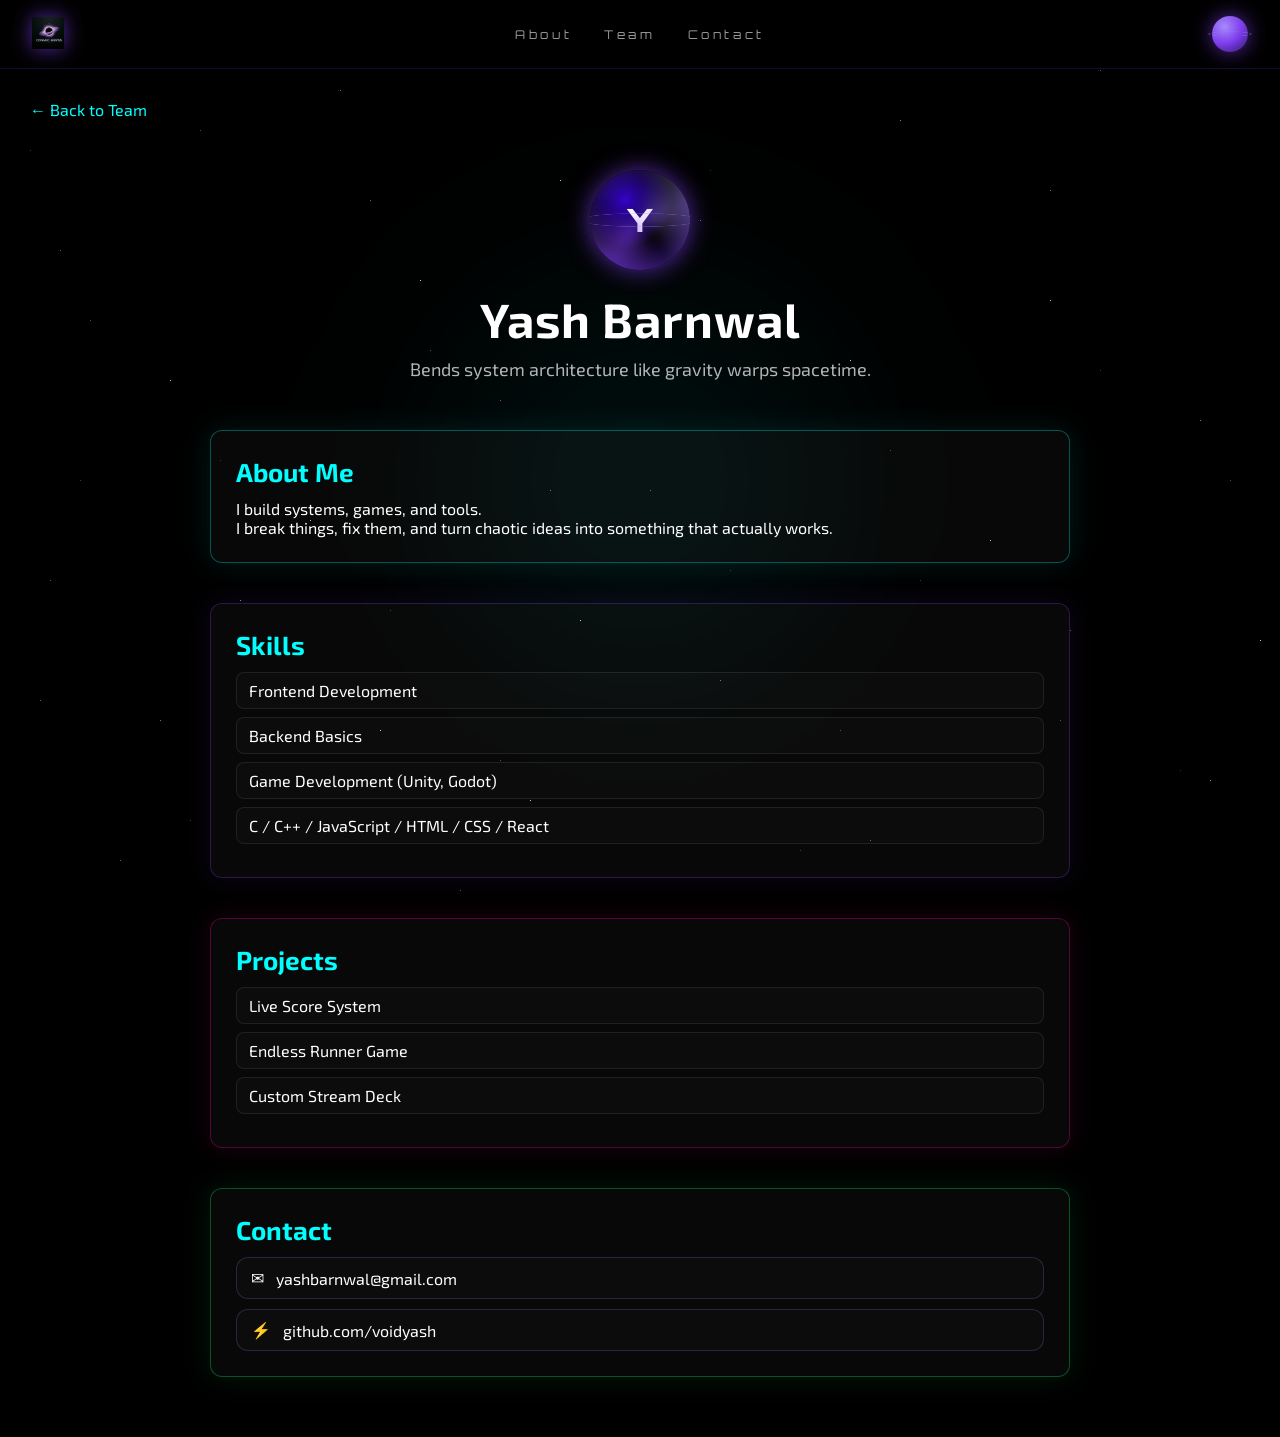
<file: yash.html>
<!DOCTYPE html>
<html lang="en">
<head>
  <meta charset="UTF-8" />
  <meta name="viewport" content="width=device-width, initial-scale=1.0"/>
  <title>Yash Barnwal | Portfolio</title>

  <style>
body {
  margin: 0;
  font-family: 'Segoe UI', sans-serif;
  background: radial-gradient(circle at center, #050505 0%, #000 100%);
  color: white;
  overflow-x: hidden;
}

body::before {
  content: "";
  position: fixed;
  width: 600px;
  height: 600px;
  background: radial-gradient(circle, rgba(0,255,255,0.08), transparent 70%);
  top: 20%;
  left: 50%;
  transform: translateX(-50%);
  filter: blur(80px);
  z-index: -1;
}

.portfolio-header {
  min-height: 30vh;
  display: flex;
  flex-direction: column;
  justify-content: center;
  align-items: center;
}

.cosmic-orb {
  width: 100px;
  height: 100px;
  border-radius: 50%;
  position: relative;

  display: flex;
  align-items: center;
  justify-content: center;

  font-family: 'Orbitron', sans-serif;
  font-size: 32px;
  font-weight: 900;
  color: white;

  background: radial-gradient(circle at 35% 30%,#3404c5,#000000 50%, #1e0a50 80%);

  box-shadow: 0 0 25px rgba(124,58,237,.7),
              inset 0 0 25px rgba(255,255,255,.08);

  overflow: hidden;
}

.cosmic-orb::before {
  content: "";
  position: absolute;
  inset: -20%;

  background: conic-gradient( from 0deg, transparent 0%, rgba(167,139,250,0.4), transparent 40%, rgba(124,58,237,0.6), transparent 80% );

  animation: spinEnergy 4s linear infinite;
  filter: blur(6px);
}

@keyframes spinEnergy {
  from { transform: rotate(0deg); }
  to   { transform: rotate(360deg); }
}

.cosmic-orb::after {
  content: "";
  position: absolute;

  width: 120%;
  height: 40%;

  border-radius: 50%;
  border: 1px solid rgba(167,139,250,.5);

  top: 50%;
  left: 50%;
  transform: translate(-50%, -50%) rotateX(70deg);

  animation: orbitRing 3s linear infinite;
}

@keyframes orbitRing {
  from {
    transform: translate(-50%, -50%) rotateX(70deg) rotate(0deg);
  }
  to {
    transform: translate(-50%, -50%) rotateX(70deg) rotate(360deg);
  }
}

.portfolio-name {
  font-size: 48px;
  margin: 20px 0 10px;
  letter-spacing: 1px;
}

.portfolio-tagline {
  opacity: 0.7;
  font-size: 18px;
}

.portfolio-content {
  max-width: 900px;
  margin: auto;
  padding: 20px;
}

.portfolio-section {
  margin-bottom: 40px;
  padding: 25px;
  border-radius: 12px;
  background: rgba(255,255,255,0.03);
  border: 1px solid rgba(255,255,255,0.08);
  transition: 0.3s ease;
  position: relative;
  overflow: hidden;
}

.portfolio-section:nth-child(1) {
  border-color: rgba(0,255,255,0.3);
  box-shadow: 0 0 30px rgba(0,255,255,0.1);
}

.portfolio-section:nth-child(2) {
  border-color: rgba(124,58,237,0.3);
  box-shadow: 0 0 30px rgba(124,58,237,0.1);
}

.portfolio-section:nth-child(3) {
  border-color: rgba(255,0,150,0.3);
  box-shadow: 0 0 30px rgba(255,0,150,0.1);
}

.portfolio-section:nth-child(4) {
  border-color: rgba(0,255,120,0.3);
  box-shadow: 0 0 30px rgba(0,255,120,0.1);
}

.portfolio-section::before {
  content: "";
  position: absolute;
  inset: 0;
  background: linear-gradient(120deg, transparent, rgba(0,255,255,0.15), transparent);
  opacity: 0;
  transition: 0.4s;
}

.portfolio-section:hover {
  transform: translateY(-6px);
  border-color: rgba(103, 80, 206, 0.3);
  box-shadow: 0 10px 40px rgba(0,255,255,0.1);
}

.portfolio-section:hover::before {
  opacity: 1;
}

.portfolio-section h2 {
  margin-bottom: 12px;
  font-size: 26px;
  color: #00ffff;
}

ul {
  padding: 0;
  list-style: none;  
}

ul li{
  padding: 8px 12px;
  margin-bottom: 8px;
  border-radius: 8px;

  background: rgba(255, 255, 255, 0.02);
  border: 1px solid rgba(255, 255, 255, 0.08);

  transition: 0.25s;
}

ul li:hover{
  transform: translateY(6px);
  border-color: #00ffff;
}

.back-btn {
    padding-top: 80px;
  display: inline-block;
  margin: 20px 30px;
  text-decoration: none;
  color: #00ffff;
  transition: 0.3s;
}

.back-btn:hover {
  text-shadow: 0 0 10px cyan;
}

.contact-item {
  display: flex;
  gap: 10px;
  padding: 10px;
  border-radius: 10px;
  margin-top: 10px;

  background: rgba(255,255,255,0.02);
  border: 1px solid rgba(0,255,255,0.2);
}

.contact-item:hover {
  transform: scale(1.03);
  box-shadow: 0 0 15px rgba(0, 255, 34, 0.3);
}

  </style>
  <link rel="stylesheet" href="style.css" />
</head>

<body>
    <div class="stars-layer"></div>
    <nav class="nav">
    <div class="nav-left">
      <div class="nav-logo"> <a href="#hero" class="nav-link"><img src="logo.jpeg" alt="logo"></a></div>
    </div>

    <div class="nav-center">
      <a href="index.html#about-us" class="nav-link">About</a>
      <a href="index.html#team-section" class="nav-link">Team</a>
      <a href="index.html#contact-section" class="nav-link">Contact</a>
    </div>

    <div class="nav-right">
      <div class="nav-orb"></div>
    </div>
  </nav>

  <!-- BACK -->
  <a href="index.html#team-section" class="back-btn">← Back to Team</a>

  <!-- HEADER -->
  <section class="portfolio-header">
    <div class="cosmic-orb">Y</div>
    <h1 class="portfolio-name">Yash Barnwal</h1>
    <p class="portfolio-tagline">
      Bends system architecture like gravity warps spacetime.
    </p>
  </section>

  <!-- CONTENT -->
  <section class="portfolio-content">

    <div class="portfolio-section">
      <h2>About Me</h2>
      <p>
       I build systems, games, and tools. <br> 
       I break things, fix them, and turn chaotic ideas into something that actually works.
      </p>
    </div>

    <div class="portfolio-section">
      <h2>Skills</h2>
      <ul>
        <li>Frontend Development</li>
        <li>Backend Basics</li>
        <li>Game Development (Unity, Godot)</li>
        <li>C / C++ / JavaScript / HTML / CSS / React</li>
      </ul>
    </div>

    <div class="portfolio-section">
      <h2>Projects</h2>
      <ul>
        <li>Live Score System</li>
        <li>Endless Runner Game</li>
        <li>Custom Stream Deck</li>
      </ul>
    </div>

    <div class="portfolio-section">
      <h2>Contact</h2>
      <div class="contact-item">
        <span>✉</span>
        <span>yashbarnwal@gmail.com</span>
      </div>

      <div class="contact-item">
        <span>⚡</span>
        <span>github.com/voidyash</span>
      </div>
    </div>

  </section>
</body>
</html>
</file>
<file: style.css>
@import url('https://fonts.googleapis.com/css2?family=Orbitron:wght@400;700;900&family=Exo+2:wght@200;400;600&display=swap');

:root {
  --black:        #000000;
  --void:         #04040c;
  --deep-space:   #070714;
  --purple-core:  #5b21b6;
  --purple-glow:  #7c3aed;
  --purple-light: #a78bfa;
  --white-core:   #ffffff;
  --accent:       #c4b5fd;
  --text-dim:     rgba(196, 181, 253, 0.5);

  --bh-size:      260px;   /* black hole diameter */
  --disc-w:       460px;   /* accretion disc width */
}

*, *::before, *::after { box-sizing: border-box; margin: 0; padding: 0; }
html { scroll-behavior: smooth; }

section{
  scroll-margin-top: 80px;
}
body {
  background: var(--black);
  color: #fff;
  font-family: 'Exo 2', sans-serif;
  overflow-x: hidden;
}

.stars-layer {
  position: fixed;
  inset: 0;
  z-index: 0;
  pointer-events: none;
  overflow: hidden;
}

/* Generate many tiny star-like shadows on one element */
.stars-layer::before,
.stars-layer::after {
  content: '';
  position: absolute;
  border-radius: 50%;
}

.stars-layer::before {
  width: 1px; height: 1px;
  top: 0; left: 0;
  background: transparent;
  box-shadow:
    /* Row 1 */
    120px  50px #fff, 340px  90px rgba(255,255,255,.6),  780px  30px #fff,
    1100px  70px rgba(255,255,255,.5), 1440px  40px #fff, 200px 130px rgba(255,255,255,.4),
    560px 180px #fff, 900px 120px rgba(255,255,255,.7),  1300px 160px rgba(255,255,255,.3),
    /* Row 2 */
    60px  250px rgba(255,255,255,.5), 420px 280px #fff, 700px 220px rgba(255,255,255,.6),
    1050px 300px #fff, 1380px 240px rgba(255,255,255,.4), 170px 380px #fff,
    500px 400px rgba(255,255,255,.5), 850px 360px #fff, 1200px 420px rgba(255,255,255,.6),
    /* Row 3 */
    80px  480px rgba(255,255,255,.3), 310px 520px #fff, 650px 490px rgba(255,255,255,.5),
    990px 540px #fff, 1320px 500px rgba(255,255,255,.4), 240px 600px rgba(255,255,255,.7),
    580px 620px #fff, 920px 580px rgba(255,255,255,.3), 1260px 640px #fff,
    /* Row 4 */
    40px  700px rgba(255,255,255,.5), 380px 730px #fff, 720px 680px rgba(255,255,255,.6),
    1060px 720px rgba(255,255,255,.4), 1400px 700px #fff, 190px 820px rgba(255,255,255,.3),
    530px 800px #fff, 870px 840px rgba(255,255,255,.5), 1210px 780px rgba(255,255,255,.7),
    /* Row 5 */
    100px  900px #fff, 450px 940px rgba(255,255,255,.4), 790px 910px #fff,
    1130px 950px rgba(255,255,255,.6), 1470px 920px rgba(255,255,255,.3),
    260px 1020px #fff, 600px 1060px rgba(255,255,255,.5), 940px 1000px #fff,
    1280px 1040px rgba(255,255,255,.4);
  animation: twinkle-a 6s ease-in-out infinite alternate,
            driftStars 120s linear infinite;
}

.stars-layer::after {
  width: 1px; height: 1px;
  top: 0; left: 0;
  background: transparent;
  box-shadow:
    150px  20px rgba(196,181,253,.5), 480px  60px rgba(255,255,255,.4),
    820px  10px rgba(196,181,253,.6), 1160px  45px rgba(255,255,255,.3),
    30px  150px rgba(196,181,253,.4), 370px 200px rgba(255,255,255,.5),
    710px 170px rgba(196,181,253,.3), 1050px 190px rgba(255,255,255,.6),
    1390px 140px rgba(196,181,253,.5), 90px  320px rgba(255,255,255,.4),
    430px 350px rgba(196,181,253,.6), 760px 310px rgba(255,255,255,.3),
    1100px 370px rgba(196,181,253,.4), 1430px 330px rgba(255,255,255,.5),
    220px 460px rgba(196,181,253,.3), 550px 490px rgba(255,255,255,.6),
    890px 450px rgba(196,181,253,.5), 1230px 480px rgba(255,255,255,.4),
    50px  580px rgba(196,181,253,.6), 390px 610px rgba(255,255,255,.3),
    730px 570px rgba(196,181,253,.4), 1070px 630px rgba(255,255,255,.5),
    1410px 590px rgba(196,181,253,.3), 160px 720px rgba(255,255,255,.6),
    500px 760px rgba(196,181,253,.5), 840px 730px rgba(255,255,255,.4),
    1180px 770px rgba(196,181,253,.3), 120px 860px rgba(255,255,255,.5),
    460px 890px rgba(196,181,253,.6), 800px 850px rgba(255,255,255,.3),
    1140px 910px rgba(196,181,253,.4), 1480px 870px rgba(255,255,255,.5),
    280px 980px rgba(196,181,253,.3), 620px 1010px rgba(255,255,255,.6),
    960px 970px rgba(196,181,253,.5), 1300px 1030px rgba(255,255,255,.4);
  animation: twinkle-b 8s ease-in-out infinite alternate,
             driftStars 150s linear infinite;
  animation-delay: -3s;
}

@keyframes twinkle-a {
  from { opacity: 1; }
  to   { opacity: 0.35; }
}
@keyframes twinkle-b {
  from { opacity: 0.4; }
  to   { opacity: 1; }
}

@keyframes driftStars {
  from { transform: translateY(0); }
  to   { transform: translateY(-200px); }
}

.nav {
  position: fixed;
  top: 0;
  width: 100%;
  z-index: 999;

  display: grid;
  grid-template-columns: 1fr auto 1fr;
  align-items: center;

  padding: 1rem 2rem;

  backdrop-filter: blur(12px);
  background: rgba(0,0,0,0.4);

  border-bottom: 1px solid rgba(124,58,237,0.2);
}

.nav-left {
  justify-self: start;
}

.nav-logo {
  display: flex;
  align-items: center;
  gap: 10px;

  font-family: 'Orbitron', sans-serif;
  font-size: 0.9rem;
  letter-spacing: 0.15em;
}

.nav-logo img {
  width: 32px;
  height: 32px;
  filter: drop-shadow(0 0 10px rgba(124,58,237,.7));
}

.nav-center {
  display: flex;
  gap: 2rem;
}

.nav-link {
  position: relative;
  text-decoration: none;
  color: rgba(255,255,255,0.6);

  font-size: 0.75rem;
  letter-spacing: 0.3em;
  font-family: 'Orbitron', sans-serif;

  transition: 0.3s;
}

.nav-link::after {
  content: "";
  position: absolute;
  left: 0;
  bottom: -6px;
  width: 0%;
  height: 1px;

  background: linear-gradient(to right, var(--purple-light), transparent);
  transition: 0.3s;
}

.nav-link:hover {
  color: #fff;
}

.nav-link:hover::after {
  width: 100%;
}

/* RIGHT orb */
.nav-right {
  justify-self: end;
}

.nav-orb {
  width: 36px;
  height: 36px;
  border-radius: 50%;

  background: radial-gradient(
    circle at 35% 30%,
    var(--purple-light),
    var(--purple-glow),
    #1e0a50
  );

  box-shadow:
    0 0 20px rgba(124,58,237,.7),
    inset 0 0 10px rgba(255,255,255,.1);

  position: relative;
}

.nav-orb::after {
  content: "";
  position: absolute;
  width: 120%;
  height: 40%;
  border-radius: 50%;
  border: 1px solid rgba(167,139,250,.5);

  top: 50%;
  left: 50%;
  transform: translate(-50%, -50%) rotateX(70deg);

  animation: navOrbit 4s linear infinite;
}

@keyframes navOrbit {
  from { transform: translate(-50%, -50%) rotateX(70deg) rotate(0deg); }
  to   { transform: translate(-50%, -50%) rotateX(70deg) rotate(360deg); }
}

#hero {
  padding-top: 180px;
  position: relative;
  height: 85vh;
  display: flex;
  flex-direction: column;
  align-items: center;
  justify-content: center;
  z-index: 1;
  overflow: hidden;
}

/* ── Black Hole ── */
.black-hole-wrap {
  position: absolute;
  inset: 0;
  display: flex;
  align-items: center;
  justify-content: center;
  z-index: 1;
}

.black-hole {
  position: relative;
  width: var(--bh-size);
  height: var(--bh-size);
  display: flex;
  align-items: center;
  justify-content: center;
}

/* Singularity — the dark core */
.singularity {
  position: absolute;
  width: 100%;
  height: 100%;
  border-radius: 50%;
  background: radial-gradient(circle at center,
    #000 55%,
    #0a0018 72%,
    #1a0035 85%,
    transparent 100%
  );
  z-index: 5;
  box-shadow:
    0 0 40px 20px #000,
    0 0 80px 40px rgba(0,0,0,.9),
    0 0 0 2px rgba(167,139,250,.12);
}

/* Gravitational lensing rings */
.lens-ring {
  position: absolute;
  border-radius: 50%;
  border: 1px solid transparent;
  background: transparent;
  animation: lens-spin var(--speed, 8s) linear infinite;
  animation-direction: var(--dir, normal);
}
.lens-ring:nth-child(1) {
  width: 110%; height: 105%;
  border-color: rgba(124,58,237,.35);
  box-shadow: 0 0 12px rgba(124,58,237,.2), inset 0 0 8px rgba(124,58,237,.1);
  --speed: 12s;
}
.lens-ring:nth-child(2) {
  width: 122%; height: 115%;
  border-color: rgba(167,139,250,.22);
  box-shadow: 0 0 16px rgba(167,139,250,.15);
  --speed: 18s;
  --dir: reverse;
}
.lens-ring:nth-child(3) {
  width: 136%; height: 125%;
  border-color: rgba(124,58,237,.14);
  --speed: 25s;
}
.lens-ring:nth-child(4) {
  width: 150%; height: 135%;
  border-color: rgba(167,139,250,.08);
  --speed: 35s;
  --dir: reverse;
}

@keyframes lens-spin {
  from { transform: rotate(0deg); }
  to   { transform: rotate(360deg); }
}

/* Accretion disc — flat rotating ellipse */
.accretion-disc {
  position: absolute;
  width: var(--disc-w);
  height: calc(var(--disc-w) * 0.28);
  z-index: 3;
  display: flex;
  align-items: center;
  justify-content: center;
}

.disc-ring {
  position: absolute;
  border-radius: 50%;
  width: 100%;
  height: 100%;
  animation: disc-rotate var(--dr-speed, 6s) linear infinite;
  animation-direction: var(--dr-dir, normal);
}

.disc-ring:nth-child(1) {
  background: conic-gradient(
    from 0deg,
    transparent 0%, transparent 30%,
    rgba(91,33,182,.0) 35%,
    rgba(124,58,237,.7) 45%,
    rgba(167,139,250,1) 50%,
    rgba(196,181,253,.9) 52%,
    rgba(124,58,237,.5) 58%,
    transparent 65%,
    transparent 100%
  );
  --dr-speed: 5s;
  filter: blur(2px);
}
.disc-ring:nth-child(2) {
  width: 85%; height: 85%;
  background: conic-gradient(
    from 180deg,
    transparent 0%, transparent 25%,
    rgba(91,33,182,.4) 33%,
    rgba(124,58,237,.8) 44%,
    rgba(255,255,255,.6) 50%,
    rgba(167,139,250,.6) 56%,
    transparent 64%,
    transparent 100%
  );
  --dr-speed: 7s;
  --dr-dir: reverse;
  filter: blur(1.5px);
}
.disc-ring:nth-child(3) {
  width: 70%; height: 70%;
  background: conic-gradient(
    from 90deg,
    transparent 0%, transparent 38%,
    rgba(91,33,182,.5) 44%,
    rgba(167,139,250,.9) 50%,
    rgba(124,58,237,.4) 57%,
    transparent 63%,
    transparent 100%
  );
  --dr-speed: 4s;
  filter: blur(1px);
}

@keyframes disc-rotate {
  from { transform: rotate(0deg); }
  to   { transform: rotate(360deg); }
}

/* Outer glow halo */
.bh-halo {
  position: absolute;
  width: 200%;
  height: 200%;
  border-radius: 50%;
  background: radial-gradient(circle at center,
    rgba(91,33,182,.18) 0%,
    rgba(91,33,182,.08) 30%,
    rgba(124,58,237,.04) 55%,
    transparent 70%
  );
  z-index: 0;
  animation: halo-pulse 4s ease-in-out infinite;
}
@keyframes halo-pulse {
  0%,100% { transform: scale(1);   opacity: .8; }
  50%      { transform: scale(1.06); opacity: 1; }
}

/* Warp radial light streams */
.warp-streams {
  position: absolute;
  width: 250%;
  height: 250%;
  z-index: 2;
  border-radius: 50%;
  animation: warp-spin 20s linear infinite;
  background: repeating-conic-gradient(
    from 0deg,
    transparent 0deg 9deg,
    rgba(124,58,237,.06) 9deg 10deg
  );
}
@keyframes warp-spin {
  from { transform: rotate(0deg); }
  to   { transform: rotate(360deg); }
}

/* ── Hero Text ── */
.hero-content {
  position: relative;
  z-index: 10;
  text-align: center;
  pointer-events: none;
}

.hero-content::before {
  content: '';
  position: absolute;
  left: 50%;
  top: 50%;
  transform: translate(-50%, -50%);
  width: 500px;
  height: 300px;
  background: radial-gradient(
    ellipse,
    rgba(124,58,237,.35),
    transparent 70%
  );
  filter: blur(60px);
  z-index: -1;
  animation: heroPulse 4s ease-in-out infinite;
}

@keyframes heroPulse {
  0%,100% { opacity: .5; transform: translate(-50%, -50%) scale(1); }
  50% { opacity: 1; transform: translate(-50%, -50%) scale(1.15); }
}

.energy-lines {
  position: absolute;
  width: 200%;
  height: 200%;
  border-radius: 50%;
  z-index: 2;
  background: repeating-conic-gradient(
    from 0deg,
    rgba(124,58,237,.08) 0deg 2deg,
    transparent 2deg 12deg
  );
  animation: spinSlow 25s linear infinite;
}

@keyframes spinSlow {
  from { transform: rotate(0deg); }
  to   { transform: rotate(360deg); }
}

.hero-eyebrow {
  font-family: 'Exo 2', sans-serif;
  font-size: clamp(.6rem, 1.2vw, .85rem);
  font-weight: 200;
  letter-spacing: .55em;
  text-transform: uppercase;
  color: var(--accent);
  opacity: 0;
  animation: fade-up 1.2s ease .4s forwards;
}

.hero-title {
  font-family: 'Orbitron', sans-serif;
  font-size: clamp(2.8rem, 9vw, 7.5rem);
  font-weight: 900;
  line-height: .95;
  text-transform: uppercase;
  letter-spacing: .06em;
  background: linear-gradient(160deg,
    #9690b0 20%,
    var(--accent) 55%,
    var(--purple-glow) 100%
  );
  -webkit-background-clip: text;
  -webkit-text-fill-color: transparent;
  background-clip: text;
  filter: drop-shadow(0 0 35px rgba(124,58,237,.5));
  margin: .6rem 0;
  opacity: 0;
  animation: fade-up 1.2s ease .7s forwards;
}

.hero-tagline {
  font-size: clamp(.7rem, 1.5vw, .95rem);
  font-weight: 400;
  letter-spacing: .35em;
  text-transform: uppercase;
  color: rgba(255,255,255,.35);
  opacity: 0;
  animation: fade-up 1.2s ease 1s forwards;
}

@keyframes fade-up {
  from { opacity: 0; transform: translateY(16px); }
  to   { opacity: 1; transform: translateY(0); }
}

.hero-depth {
  position: absolute;
  inset: 0;
  z-index: 1;
  pointer-events: none;
}

.depth-layer {
  position: absolute;
  width: 200%;
  height: 200%;
  top: -50%;
  left: -50%;
  border-radius: 50%;
  opacity: 0.15;
}

.depth-layer.one {
  background: radial-gradient(circle, rgba(124,58,237,0.25), transparent 70%);
  animation: drift1 30s linear infinite;
}

.depth-layer.two {
  background: radial-gradient(circle, rgba(59,130,246,0.2), transparent 70%);
  animation: drift2 50s linear infinite;
}

@keyframes drift1 {
  from { transform: rotate(0deg) translateX(20px); }
  to   { transform: rotate(360deg) translateX(20px); }
}

@keyframes drift2 {
  from { transform: rotate(360deg) translateX(30px); }
  to   { transform: rotate(0deg) translateX(30px); }
}

.about-container{
  display: flex;
  gap: 2rem;
  justify-content: center;
  flex-wrap: wrap;
  max-width: 1100px;
  margin: auto;
}

.about-card{
  position: relative;
  width: 300px;
  padding: 2.5rem 2rem;
  border-radius: 22px;
  overflow: hidden;

  background: linear-gradient(160deg, rgba(255, 255, 255, 0.03), rgba(124, 58, 237, 0.08));

  border: 1px solid rgba(169, 137, 250, 0.2);
  backdrop-filter: blur(14px);

  transition: all 0.4s ease;
}

.about-card::before{
  content: "";
  position: absolute;
  top: -60%;
  left: 50%;
  transform: translateX(-50%);
  width: 200%;
  height: 120%;

  background: radial-gradient(ellipse, rgba(124, 58, 237, 0.25), transparent 70%);

  opacity: 0.4;
  transition: 0.4s;
}

.about-card::after{
  content: "";
  position: absolute;
  inset: 0;

  background: linear-gradient(
    120deg,
    transparent 40%,
    rgba(167,139,250,0.25),
    transparent 60%
  );

  opacity: 0;
  transform: translateX(-100%);
}

.about-card .about-title {
  font-size: 1.6rem;
}

.about-card .about-title::after {
  content: "";
  display: block;
  width: 40px;
  height: 2px;
  margin-top: 8px;

  background: linear-gradient( to right, var(--purple-light), transparent);
}

.about-card:hover {
  transform: translateY(-12px) scale(1.03);

  border-color: rgba(167,139,250,0.6);

  box-shadow: 0 20px 60px rgba(124,58,237,0.25),
              inset 0 0 20px rgba(255,255,255,0.04);
}

.about-card:hover::before {
  opacity: 0.8;
}

.about-card:hover::after {
  opacity: 1;
  animation: scan 1.2s linear;
}

@keyframes scan {
  0% { transform: translateX(-120%); }
  100% { transform: translateX(120%); }
}

#suck-section {
  position: relative;
  height: 80vh;
  z-index: 2;
  overflow: hidden;
  display: flex;
  align-items: center;
  justify-content: center;
}

/* Duplicate black hole in suck section */
#suck-section .black-hole-wrap {
  z-index: 2;
}

/* Words container */
.suck-words {
  position: absolute;
  inset: 0;
  z-index: 5;
}

.sw {
  position: absolute;
  font-family: 'Orbitron', sans-serif;
  color: #fff;
  text-shadow: 0 0 10px var(--purple-light);
  white-space: nowrap;
  pointer-events: none;
  animation-name: suck-in;
  animation-fill-mode: both;
  animation-timing-function: ease-in;
  animation-timeline: scroll(root);
}

.sw-1 { top: 8%;  left: 7%;   font-size: 1.1rem; animation-range: 100vh 160vh; --rx: 40vw;  --ry: 43vh; --rot:  340deg; }
.sw-2 { top: 12%; left: 65%;  font-size: .85rem; animation-range: 105vh 165vh; --rx: -18vw; --ry: 40vh; --rot: -280deg; }
.sw-3 { top: 25%; left: 4%;   font-size: 1.3rem; animation-range: 110vh 175vh; --rx: 44vw;  --ry: 28vh; --rot:  200deg; }
.sw-4 { top: 22%; left: 80%;  font-size: .9rem;  animation-range: 108vh 168vh; --rx: -30vw; --ry: 30vh; --rot: -310deg; }
.sw-5 { top: 45%; left: 2%;   font-size: 1rem;   animation-range: 115vh 178vh; --rx: 46vw;  --ry: 9vh;  --rot:  150deg; }
.sw-6 { top: 50%; left: 88%;  font-size: .8rem;  animation-range: 102vh 162vh; --rx: -38vw; --ry: 3vh;  --rot: -260deg; }
.sw-7 { top: 68%; left: 5%;   font-size: 1.2rem; animation-range: 112vh 172vh; --rx: 43vw;  --ry: -18vh;--rot:  190deg; }
.sw-8 { top: 72%; left: 70%;  font-size: .9rem;  animation-range: 107vh 167vh; --rx: -22vw; --ry: -22vh;--rot: -300deg; }
.sw-9 { top: 82%; left: 15%;  font-size: 1rem;   animation-range: 118vh 170vh; --rx: 34vw;  --ry: -30vh;--rot:  220deg; }
.sw-10 { top: 78%; left: 82%;  font-size: .75rem; animation-range: 103vh 163vh; --rx: -32vw; --ry: -28vh;--rot: -240deg; }
.sw-11 { top: 88%; left: 45%;  font-size: .85rem; animation-range: 120vh 172vh; --rx: 4vw;   --ry: -37vh;--rot:  170deg; }
.sw-12 { top: 5%;  left: 40%;  font-size: 1rem;   animation-range: 100vh 150vh; --rx: 8vw;   --ry: 47vh; --rot: -200deg; }
.sw-13 { top: 38%; left: 92%;  font-size: .9rem;  animation-range: 109vh 159vh; --rx: -42vw; --ry: 15vh; --rot:  270deg; }
.sw-14 { top: 60%; left: 55%;  font-size: .8rem;  animation-range: 113vh 173vh; --rx: -5vw;  --ry: -10vh;--rot: -180deg; }
.sw-15 { top: 92%; left: 60%;  font-size: 1.1rem; animation-range: 116vh 156vh; --rx: -10vw; --ry: -40vh;--rot:  310deg; }
.sw-16 { top: 33%; left: 28%;  font-size: .7rem;  animation-range: 111vh 161vh; --rx: 20vw;  --ry: 20vh; --rot: -260deg; }
.sw-17 { top: 55%; left: 35%;  font-size: 1.2rem; animation-range: 106vh 166vh; --rx: 13vw;  --ry: -5vh; --rot:  150deg; }
.sw-18 { top: 18%; left: 48%;  font-size: .95rem; animation-range: 104vh 164vh; --rx: 1vw;   --ry: 34vh; --rot: -320deg; }

@keyframes suck-in {
  0% { transform: translate(0,0) rotate(0deg) scale(1); opacity: 1; }
  70% { opacity: .6; }
  100% { transform: translate(var(--rx), var(--ry)) rotate(var(--rot)) scale(0); opacity: 0; }
}

#team-section {
  position: relative;
  z-index: 2;
  background: radial-gradient(ellipse at 50% -10%, #000000 0%, #000 55%);
  padding: 8rem 2rem 7rem;
  overflow: hidden;
}

/* Ambient glow at top */
#team-section::before {
  content: '';
  position: absolute;
  top: -120px; left: 50%;
  transform: translateX(-50%);
  width: 600px; height: 300px;
  background: radial-gradient(ellipse, rgba(124,58,237,.18) 0%, transparent 70%);
  pointer-events: none;
}

.team-header {
  text-align: center;
  margin-bottom: 5rem;
  animation: fade-up 1s ease both;
  animation-timeline: view();
  animation-range: entry 0% entry 40%;
}
.team-eyebrow {
  font-size: .72rem;
  letter-spacing: .55em;
  text-transform: uppercase;
  color: var(--purple-light);
  margin-bottom: .9rem;
}
.team-title {
  font-family: 'Orbitron', sans-serif;
  font-size: clamp(2rem, 6vw, 4.5rem);
  font-weight: 900;
  text-transform: uppercase;
  background: linear-gradient(145deg, #fff 30%, var(--accent) 65%, var(--purple-glow) 100%);
  -webkit-background-clip: text;
  -webkit-text-fill-color: transparent;
  background-clip: text;
  filter: drop-shadow(0 0 20px rgba(124,58,237,.4));
}

.team-grid {
  display: grid;
  grid-template-columns: repeat(auto-fit, minmax(230px, 1fr));
  gap: 2rem;
  max-width: 1080px;
  margin: 0 auto;
}

.member-card {
  position: relative;
  border-radius: 22px;
  padding: 2.8rem 2rem 2.2rem;
  background: linear-gradient(160deg,
    rgba(255,255,255,.035) 0%,
    rgba(124,58,237,.05) 100%
  );
  border: 1px solid rgba(255, 102, 0, 0.12);
  overflow: hidden;
  text-align: center;
  transition: transform .45s ease, box-shadow .45s ease, border-color .45s ease;

  /* Scroll-driven entrance */
  animation: card-reveal 0.7s ease both;
  animation-timeline: view();
  animation-range: entry 0% entry 50%;
}
.member-card:nth-child(1) { animation-delay: 0s; }
.member-card:nth-child(2) { animation-delay: .12s; }
.member-card:nth-child(3) { animation-delay: .24s; }
.member-card:nth-child(4) { animation-delay: .36s; }

@keyframes card-reveal {
  from { opacity: 0; transform: translateY(50px) scale(.97); }
  to   { opacity: 1; transform: translateY(0) scale(1); }
}

.member-card::before {
  content: '';
  /* position: absolute;
  inset: 0; */
  border-radius: 22px;
  background: radial-gradient(ellipse at 50% 0%, rgba(124,58,237,.18) 0%, transparent 65%);
  opacity: 0;
  transition: opacity .4s;
}

.member-card:hover { 
  transform: translateY(-10px); 
  box-shadow: 0 24px 70px rgba(124,58,237,.3); 
  border-color: rgba(167,139,250,.3); 
}

.member-card:hover::before { opacity: 1; }

.card-orb {
  width: 82px;
  height: 82px;
  border-radius: 50%;
  margin: 0 auto 1.6rem;
  position: relative;
  background: radial-gradient(circle at 38% 32%,
    var(--purple-light),
    var(--purple-glow) 50%,
    #1e0a50 80%
  );
  box-shadow:
    0 0 0 1px rgba(167,139,250,.3),
    0 0 20px rgba(124,58,237,.5),
    inset 0 0 20px rgba(255,255,255,.08);
  display: flex;
  align-items: center;
  justify-content: center;
  font-family: 'Orbitron', sans-serif;
  font-size: 1.5rem;
  font-weight: 900;
  color: #fff;
}

/* Orbit ring around orb */
.card-orb::after {
  content: '';
  position: absolute;
  width: 110%;
  height: 40%;
  border-radius: 50%;
  border: 1px solid rgba(167,139,250,.4);
  animation: orbit-ring 3.5s linear infinite;
}
@keyframes orbit-ring {
  from { transform: rotateX(70deg) rotate(0deg); }
  to   { transform: rotateX(70deg) rotate(360deg); }
}

.member-name {
  font-family: 'Orbitron', sans-serif;
  font-size: .95rem;
  font-weight: 700;
  letter-spacing: .08em;
  color: #fff;
  margin-bottom: .35rem;
}
.member-role {
  font-size: .72rem;
  letter-spacing: .3em;
  text-transform: uppercase;
  color: var(--purple-light);
  margin-bottom: 1.1rem;
}
.member-desc {
  font-size: .84rem;
  line-height: 1.65;
  color: rgba(255,255,255,.45);
}

.portfolio-btn{
  display: inline-block;
  margin-top: 1.2rem;
  padding: 8px 18px;

  font-family: 'Orbitron', sans-serif;
  font-size: 0.7rem;
  letter-spacing: 0.2em;
  text-decoration: none;

  color: #fff;

  border-radius: 20px;
  border: 1px solid rgba(167, 139, 250, 0.4);

  background: linear-gradient(135deg, rgba(124, 58, 237, 0.6), rgba(167, 139, 250, 0.6));

  transition: 0.3s ease;
}

.portfolio-btn:hover {
  transform: translateY(-3px);

  box-shadow: 0 0 20px rgba(124, 58, 237, 0.7), 0 0 40px rgba(124, 58, 237, 0.4);
}

.card-bottom-line {
  position: absolute;
  bottom: 0; left: 10%; width: 80%; height: 1px;
  background: linear-gradient(to right, transparent, rgba(124,58,237,.6), transparent);
}

#contact-section{
  position: relative;
  z-index: 2;
  padding: 8rem 2rem;
  background: radial-gradient(ellipse at 50% 120%, #070714 0%, #000 70%);
}

.contact-header{
  text-align: center;
  margin-bottom: 4rem;
}

.contact-eyebrow {
  font-size: 0.7rem;
  letter-spacing: 0.5em;
  text-transform: uppercase;
  color: var(--purple-light);
}

.contact-title {
  font-family: 'Orbitron', sans-serif;
  font-size: clamp(2rem, 6vw, 4rem);
  font-weight: 900;

  background: linear-gradient(135deg, #fff, var(--accent), var(--purple-glow));
  -webkit-background-clip: text;
  -webkit-text-fill-color: transparent;
}

.contact-container {
  display: grid;
  grid-template-columns: 1fr 1fr;
  gap: 3rem;
  max-width: 1000px;
  margin: auto;
}

.contact-text {
  color: rgba(255,255,255,.6);
  line-height: 1.8;
  margin-bottom: 2rem;
}

.contact-details{
  display: flex;
  flex-direction: column;
  gap: 0.8rem;
  margin-top: 1.5rem;
}

.contact-details p {
  margin-bottom: 0.4rem;
  color: var(--accent);
  padding-left: 0.8rem;
  position: relative;
}

.contact-details p::before {
  content: "•";
  position: absolute;
  left: 0;
  color: var(--purple-light);
}

.contact-text, .contact-details{
  max-width: 420px;
}

.contact-details li{
  margin-bottom: 0.5rem;
  color: var(--accent);
}

.contact-form {
  padding: 2rem;
  border-radius: 20px;

  background: linear-gradient(
    145deg,
    rgba(255,255,255,0.03),
    rgba(124,58,237,0.35)
  );

  border: 1px solid rgba(167,139,250,0.7);

  backdrop-filter: blur(12px);
}

.contact-info-box{
  padding: 2rem;
  border-radius: 20px;

  background: linear-gradient(145deg, rgba(255, 255, 255, 0.03), rgba(124, 58, 237, 0.15));

  border: 1px solid rgba(167, 139, 250, 0.3);

  backdrop-filter: blur(12px);

  box-shadow: 0 0 30px rgba(124, 58, 237, 0.15),
              inset 0 0 20px rgba(255, 255, 255, 0.03);
  
  max-width: 420px;
}

.contact-info-box:hover{
  transform: translateY(-6px);

  box-shadow: 0 10px 40px rgba(124, 58, 237, 0.35), 
              inset 0 0 25px rgba(255, 255, 255, 0.05);
  
  border-color: rgba(167, 139, 250, 0.6);
}


.contact-item {
  display: flex;
  align-items: center;
  gap: 12px;

  padding: 10px 14px;
  border-radius: 12px;

  background: rgba(255,255,255,0.02);
  border: 1px solid rgba(167,139,250,0.2);

  transition: all 0.3s ease;
}

.contact-item:hover {
  transform: translateX(6px);

  border-color: rgba(167,139,250,0.6);

  box-shadow:
    0 0 15px rgba(124,58,237,0.4),
    inset 0 0 10px rgba(255,255,255,0.03);
}

.icon {
  font-size: 0.9rem;
  color: var(--purple-light);
}

.input-group {
  position: relative;
  margin-bottom: 1.8rem;
}

.input-group input,
.input-group textarea {
  width: 100%;
  padding: 12px 10px;
  background: transparent;
  border: none;
  border-bottom: 1px solid rgba(255,255,255,.3);
  color: #fff;
  outline: none;
}

.input-group label {
  position: absolute;
  left: 10px;
  top: 12px;
  font-size: 0.8rem;
  color: rgba(255,255,255,.4);
  pointer-events: none;
  transition: 0.3s;
}

.input-group input:focus + label,
.input-group input:valid + label,
.input-group textarea:focus + label,
.input-group textarea:valid + label {
  top: -10px;
  font-size: 0.65rem;
  color: var(--purple-light);
}

.contact-btn {
  width: 100%;
  padding: 12px;
  border-radius: 30px;
  border: none;
  cursor: pointer;

  font-family: 'Orbitron', sans-serif;
  letter-spacing: 0.2em;

  background: linear-gradient(135deg, var(--purple-glow), var(--accent));
  color: #fff;

  transition: all 0.3s ease;
}

.contact-btn:hover {
  transform: translateY(-3px);
  box-shadow: 0 10px 30px rgba(124,58,237,0.5);
}

@media (max-width: 768px) {
  .contact-container {
    grid-template-columns: 1fr;
  }
}

#contact-section::before{
  content: '';
  position: absolute;
  top: -120px;
  left: 50%;
  transform: translateX(-50%);
  width: 600px;
  height: 300px;
  background: radial-gradient(ellipse, rgba(124, 58, 237, 0.18) 0% transparent 70%);
}

textarea {
  scrollbar-width: thin;
  scrollbar-color: rgba(124,58,237,0.8) transparent;
  resize: none;
}

textarea::-webkit-scrollbar {
  width: 6px;
}

textarea::-webkit-scrollbar-track {
  background: transparent;
}

textarea::-webkit-scrollbar-thumb {
  background: linear-gradient(180deg, rgba(124, 58, 237, 0.8), rgba(167, 139, 250, 0.8));
  border-radius: 10px;
  box-shadow: 0 0 10px rgba(124,58,237,0.6);
}

.promo-section {
  position: relative;
  height: 60vh;
  display: flex;
  align-items: center;
  justify-content: center;
  overflow: hidden;
  z-index: 2;
  background: radial-gradient(ellipse at center, #070714 0%, #000 70%);
}

.promo-glow.top{
  position: absolute;
  top: 20%;
  left: 50%;
  transform: translateX(-50%);
  width: 700px;
  height: 250px;
  border-radius: 50%;

  background: radial-gradient(
    ellipse at center,
    rgba(255,255,255,.9) 0%,
    rgba(124,58,237,.6) 30%,
    rgba(59,130,246,.4) 50%,
    transparent 75%
  );

  filter: blur(40px);
  opacity: 0.9;
}
.promo-content {
  position: relative;
  z-index: 2;
  text-align: center;
  padding: 2.5rem 2rem;
  border-radius: 16px;

  background: rgba(0,0,0,.35);
  backdrop-filter: blur(12px);

  border: 1px solid rgba(255,255,255,.1);

  box-shadow: 0 0 40px rgba(124,58,237,.2);
}

.promo-title {
  font-family: 'Orbitron', sans-serif;
  font-size: clamp(1.8rem, 4vw, 3rem);
  font-weight: 700;
  color: #fff;
  margin-bottom: 1rem;
}

.footer {
  position: relative;
  z-index: 2;
  background: #000;
  border-top: 1px solid rgba(124,58,237,.18);
  padding: 3rem 2rem;
}

/* layout */
.footer-container {
  max-width: 1100px;
  margin: auto;

  display: grid;
  grid-template-columns: 1fr auto 1fr;
  align-items: center;
}

/* LEFT */
.footer-left {
  justify-self: start;
}

.footer-logo-box {
  display: flex;
  align-items: center;
  gap: 10px;

  font-family: 'Orbitron', sans-serif;
  font-weight: 700;
  letter-spacing: 0.1em;
}

.footer-logo-box img {
  width: 36px;
  height: 36px;
  filter: drop-shadow(0 0 10px rgba(124,58,237,.6));
}

/* CENTER */
.footer-center {
  text-align: center;
}

/* RIGHT */
.footer-right {
  justify-self: end;
  display: flex;
  gap: 1rem;
}

.social-orb {
  position: relative;
  width: 46px;
  height: 46px;
  border-radius: 50%;

  display: flex;
  align-items: center;
  justify-content: center;

  background: radial-gradient(
    circle at 35% 30%,
    var(--purple-light),
    var(--purple-glow) 50%,
    #1e0a50 80%
  );

  box-shadow:
    0 0 15px rgba(124,58,237,.6),
    inset 0 0 10px rgba(255,255,255,.08);

  transition: all 0.35s ease;
}

.social-orb svg {
  width: 25px;
  height: 25px;
  fill: #fff;
  z-index: 2;
}

/* orbit ring */
.social-orb::before {
  content: "";
  position: absolute;
  width: 120%;
  height: 45%;
  border-radius: 50%;
  border: 1px solid rgba(167,139,250,.5);

  transform: rotateX(70deg);
  animation: orbitSpin 4s linear infinite;
}

/* outer glow pulse */
.social-orb::after {
  content: "";
  position: absolute;
  inset: -8px;
  border-radius: 50%;

  background: radial-gradient(
    circle,
    rgba(124,58,237,0.3),
    transparent 70%
  );

  opacity: 0.6;
  z-index: 0;
}

/* hover = energy burst */
.social-orb:hover {
  transform: translateY(-5px) scale(1.15);

  box-shadow:
    0 0 25px rgba(124,58,237,0.9),
    0 0 60px rgba(124,58,237,0.5);
}

/* speed up orbit on hover */
.social-orb:hover::before {
  animation-duration: 1.5s;
}

@keyframes orbitSpin {
  from { transform: rotateX(70deg) rotate(0deg); }
  to   { transform: rotateX(70deg) rotate(360deg); }
}

@media (max-width: 640px) {
  :root {
    --bh-size: 180px;
    --disc-w: 320px;
  }
  .team-grid {
    grid-template-columns: 1fr 1fr;
    gap: 1rem;
  }
  .member-card { padding: 2rem 1.2rem 1.6rem; }
  .sw { font-size: .65rem !important; }
}

@media (max-width: 400px) {
  .team-grid { grid-template-columns: 1fr; }
}

@media (max-width: 768px) {
  .footer-container {
    grid-template-columns: 1fr;
    gap: 2rem;
    text-align: center;
  }

  .footer-left,
  .footer-right {
    justify-self: center;
  }
}
</file>
